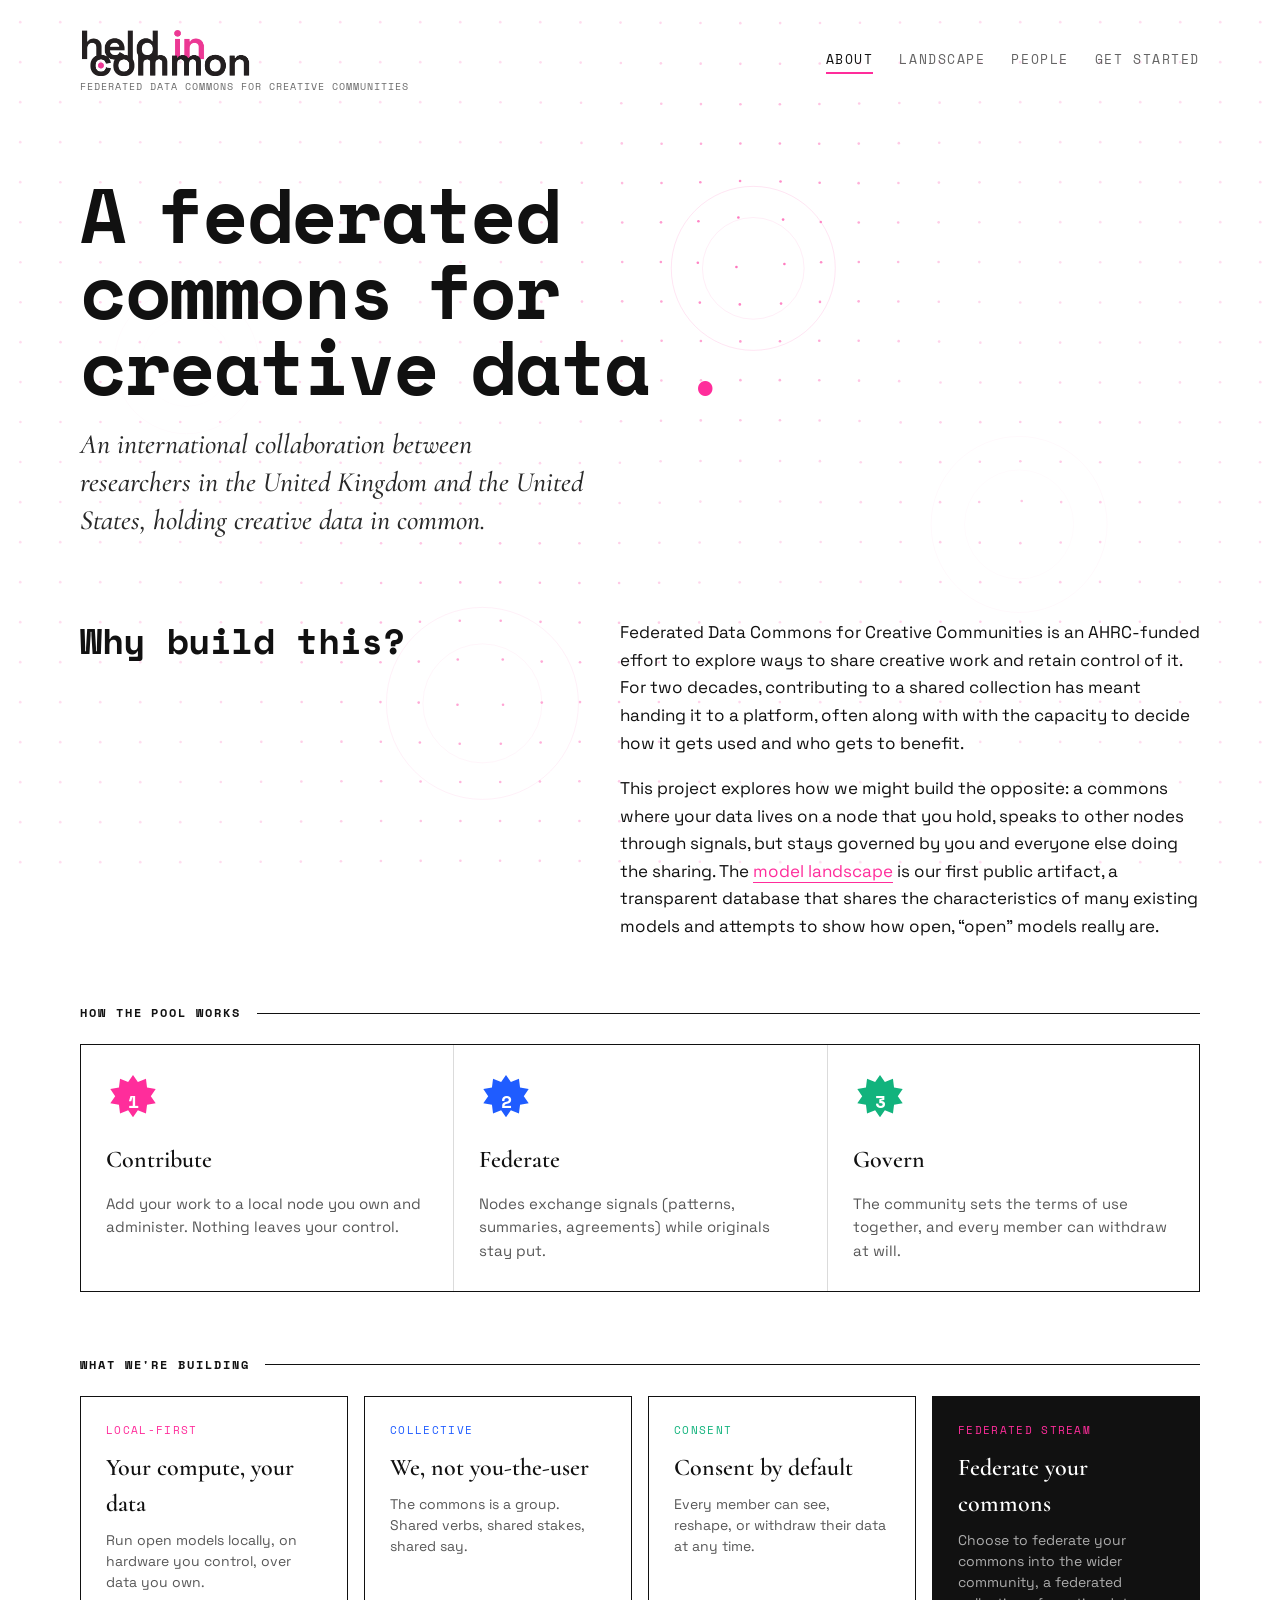
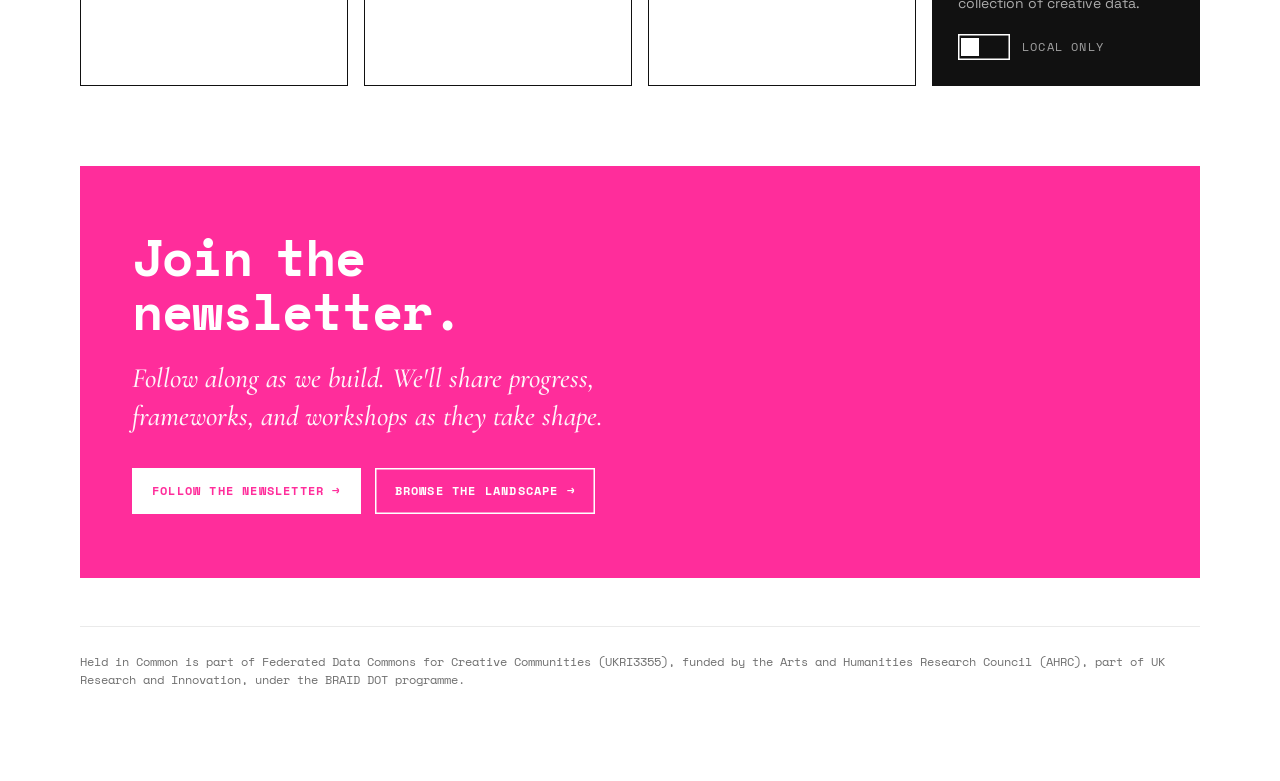
<file: index.html>
<!doctype html>
<html lang="en">
  <head>
    <meta charset="UTF-8" />
    <meta name="viewport" content="width=device-width, initial-scale=1.0" />
    <meta name="robots" content="noindex, nofollow" />
    <title>About · Held in Common</title>
    <link rel="preconnect" href="https://fonts.googleapis.com" />
    <link rel="preconnect" href="https://fonts.gstatic.com" crossorigin />
    <link
      href="https://fonts.googleapis.com/css2?family=Space+Mono:ital,wght@0,400;0,700;1,400&family=Space+Grotesk:wght@400;500;600;700&family=Cormorant:ital,wght@0,500;0,600;1,500&display=swap"
      rel="stylesheet"
    />
    <link rel="stylesheet" href="styles1.css" />
  </head>
  <body>
    <a class="skip-link" href="#content">Skip to content</a>
    <canvas id="bg-canvas" aria-hidden="true"></canvas>

    <div class="page">
      <nav class="site-nav">
        <div class="brand">
          <img
            class="wordmark-logo"
            src="images/logo.png"
            alt="Held in Common"
            width="377"
            height="100"
          />
          <span class="tagline">
            Federated Data Commons for Creative Communities
          </span>
        </div>
        <div class="nav-links">
          <a href="index.html" class="active">About</a>
          <a href="landscape.html">Landscape</a>
          <a href="people.html">People</a>
          <a href="/workshop">Get Started</a>
        </div>
      </nav>
      <div class="rule"></div>

      <header class="sub-hero" id="content" tabindex="-1">
        <h1 class="sub-h1">
          A federated commons for creative data
          <span class="dot">.</span>
        </h1>
        <p class="lead">
          An international collaboration between researchers in the United
          Kingdom and the United States, holding creative data in common.
        </p>
      </header>

      <section class="mission">
        <div class="mission-title">Why build this?</div>
        <div class="mission-body">
          <p>
            Federated Data Commons for Creative Communities is an AHRC-funded
            effort to explore ways to share creative work and retain control of
            it. For two decades, contributing to a shared collection has meant
            handing it to a platform, often along with with the capacity to
            decide how it gets used and who gets to benefit.
          </p>
          <p>
            This project explores how we might build the opposite: a commons
            where your data lives on a node that you hold, speaks to other nodes
            through signals, but stays governed by you and everyone else doing
            the sharing. The
            <a href="landscape.html">model landscape</a>
            is our first public artifact, a transparent database that shares the
            characteristics of many existing models and attempts to show how
            open, “open” models really are.
          </p>
        </div>
      </section>

      <div class="section-label">
        <span>How the pool works</span>
        <span class="rule-fill"></span>
      </div>
      <section class="steps">
        <div class="step">
          <svg width="54" height="54" viewBox="0 0 100 100" aria-hidden="true">
            <path
              fill="#ff2d9b"
              d="M50 2l9 13 15-6 2 16 16 3-9 13 9 13-16 3-2 16-15-6-9 13-9-13-15 6-2-16-16-3 9-13-9-13 16-3 2-16 15 6z"
            ></path>
            <text
              x="50"
              y="63"
              text-anchor="middle"
              font-family="Space Mono, monospace"
              font-weight="700"
              font-size="34"
              fill="#fff"
            >
              1
            </text>
          </svg>
          <div class="step-title">Contribute</div>
          <p>
            Add your work to a local node you own and administer. Nothing leaves
            your control.
          </p>
        </div>
        <div class="step">
          <svg width="54" height="54" viewBox="0 0 100 100" aria-hidden="true">
            <path
              fill="#1f5cff"
              d="M50 2l9 13 15-6 2 16 16 3-9 13 9 13-16 3-2 16-15-6-9 13-9-13-15 6-2-16-16-3 9-13-9-13 16-3 2-16 15 6z"
            ></path>
            <text
              x="50"
              y="63"
              text-anchor="middle"
              font-family="Space Mono, monospace"
              font-weight="700"
              font-size="34"
              fill="#fff"
            >
              2
            </text>
          </svg>
          <div class="step-title">Federate</div>
          <p>
            Nodes exchange signals (patterns, summaries, agreements) while
            originals stay put.
          </p>
        </div>
        <div class="step">
          <svg width="54" height="54" viewBox="0 0 100 100" aria-hidden="true">
            <path
              fill="#12b37d"
              d="M50 2l9 13 15-6 2 16 16 3-9 13 9 13-16 3-2 16-15-6-9 13-9-13-15 6-2-16-16-3 9-13-9-13 16-3 2-16 15 6z"
            ></path>
            <text
              x="50"
              y="63"
              text-anchor="middle"
              font-family="Space Mono, monospace"
              font-weight="700"
              font-size="34"
              fill="#fff"
            >
              3
            </text>
          </svg>
          <div class="step-title">Govern</div>
          <p>
            The community sets the terms of use together, and every member can
            withdraw at will.
          </p>
        </div>
      </section>

      <div class="section-label">
        <span>What we're building</span>
        <span class="rule-fill"></span>
      </div>
      <section class="principles">
        <div class="principle">
          <div class="tag" style="color: var(--pink)">Local-first</div>
          <div class="p-title">Your compute, your data</div>
          <p>
            Run open models locally, on hardware you control, over data you own.
          </p>
        </div>
        <div class="principle">
          <div class="tag" style="color: var(--blue)">Collective</div>
          <div class="p-title">We, not you-the-user</div>
          <p>
            The commons is a group. Shared verbs, shared stakes, shared say.
          </p>
        </div>
        <div class="principle">
          <div class="tag" style="color: var(--jade)">Consent</div>
          <div class="p-title">Consent by default</div>
          <p>
            Every member can see, reshape, or withdraw their data at any time.
          </p>
        </div>
        <div class="principle dark">
          <div class="tag" style="color: var(--pink)">Federated stream</div>
          <div class="p-title">Federate your commons</div>
          <p>
            Choose to federate your commons into the wider community, a
            federated collection of creative data.
          </p>
          <div
            class="fed-toggle"
            id="fed-toggle"
            role="switch"
            tabindex="0"
            aria-checked="false"
            aria-label="Federate your commons"
          >
            <span class="switch"><span class="knob"></span></span>
            <span class="switch-label">Local only</span>
          </div>
        </div>
      </section>

      <section class="cta">
        <h2>Join the newsletter.</h2>
        <p class="lead">
          Follow along as we build. We'll share progress, frameworks, and
          workshops as they take shape.
        </p>
        <div class="cta-actions">
          <a
            href="https://heldincommonblog.substack.com"
            class="btn-solid"
            target="_blank"
          >
            Follow the newsletter →
          </a>
          <a href="landscape.html" class="btn-outline">
            Browse the landscape →
          </a>
        </div>
      </section>

      <p class="sub-foot funding">Held in Common is part of <cite>Federated Data Commons for Creative Communities</cite> (UKRI3355), funded by the Arts and Humanities Research Council (AHRC), part of UK Research and Innovation, under the BRAID DOT programme.</p>
    </div>

    <script src="bg.js"></script>
    <script>
      var ft = document.getElementById("fed-toggle");
      if (ft) {
        var toggleFed = function () {
          var on = ft.classList.toggle("on");
          ft.setAttribute("aria-checked", String(on));
          ft.querySelector(".switch-label").textContent = on
            ? "Federating"
            : "Local only";
        };
        ft.addEventListener("click", toggleFed);
        ft.addEventListener("keydown", function (e) {
          if (e.key === "Enter" || e.key === " ") {
            e.preventDefault();
            toggleFed();
          }
        });
      }
    </script>
  </body>
</html>
</file>
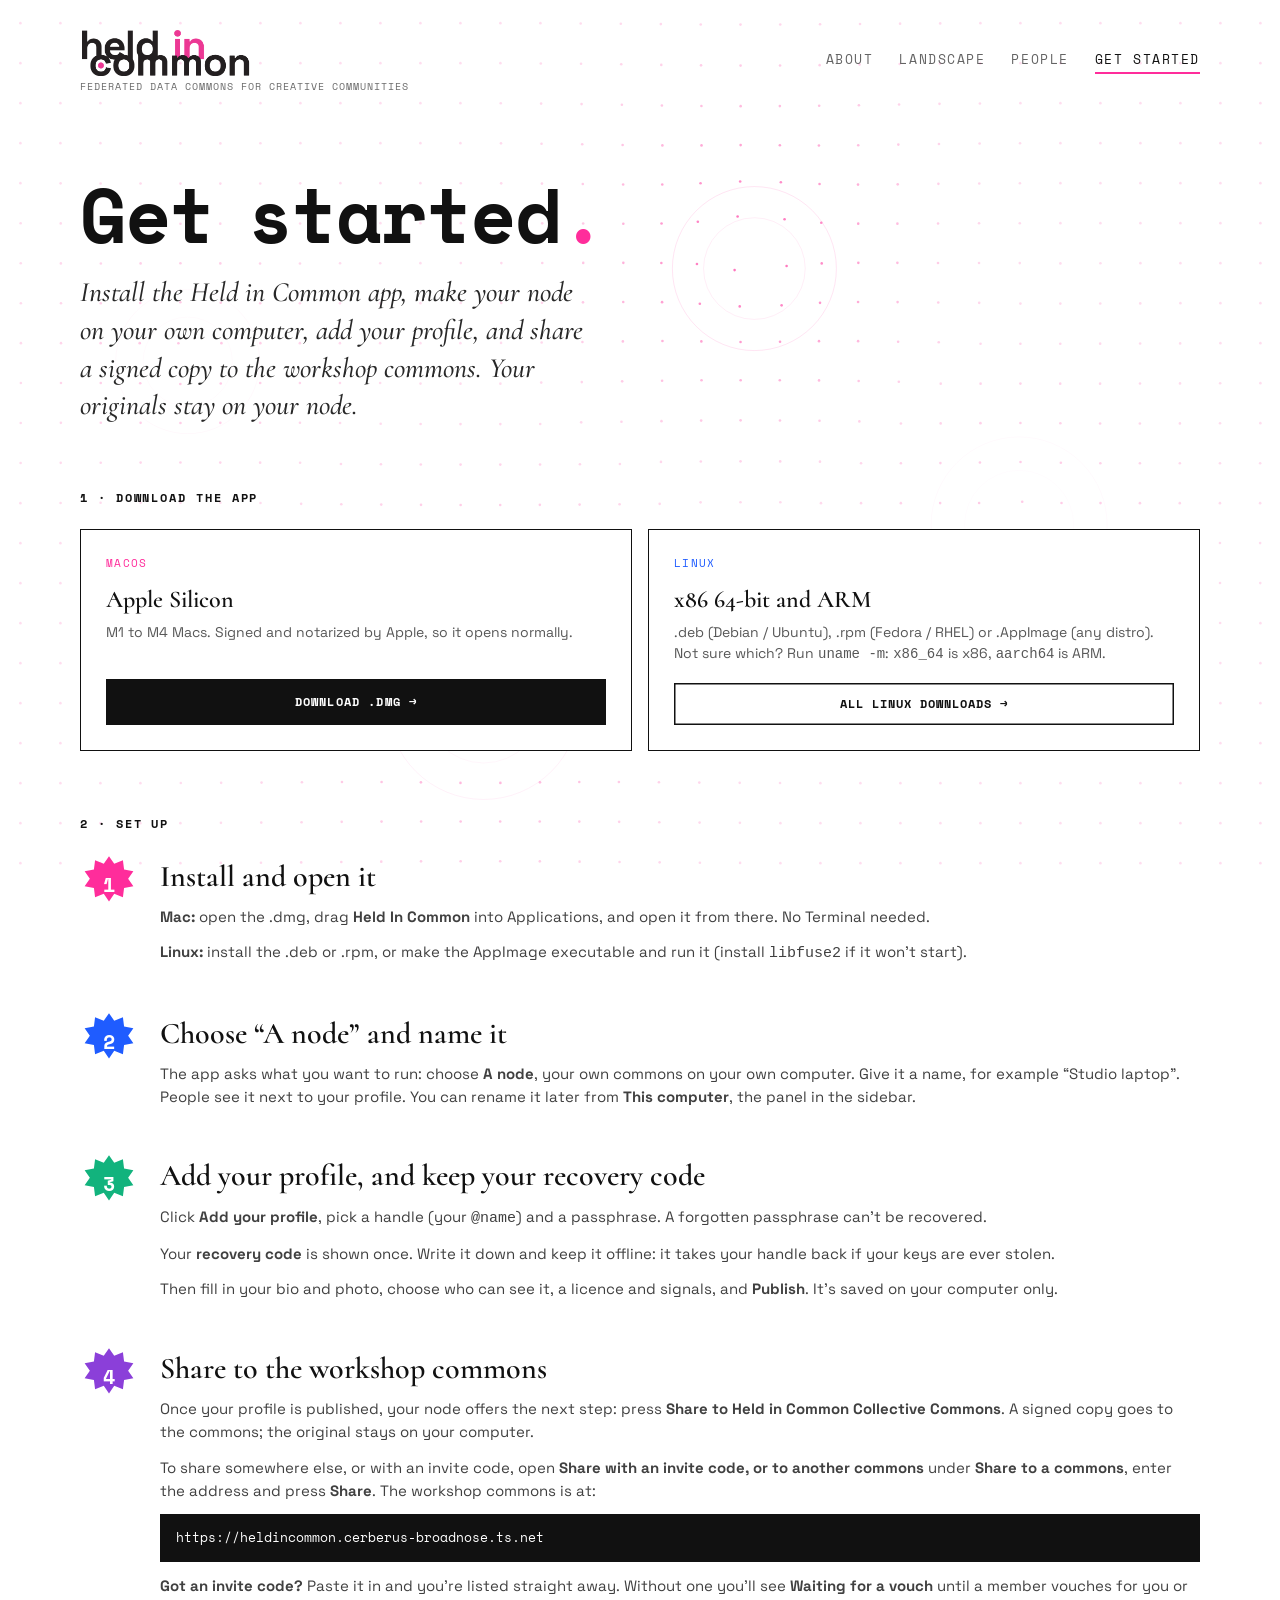
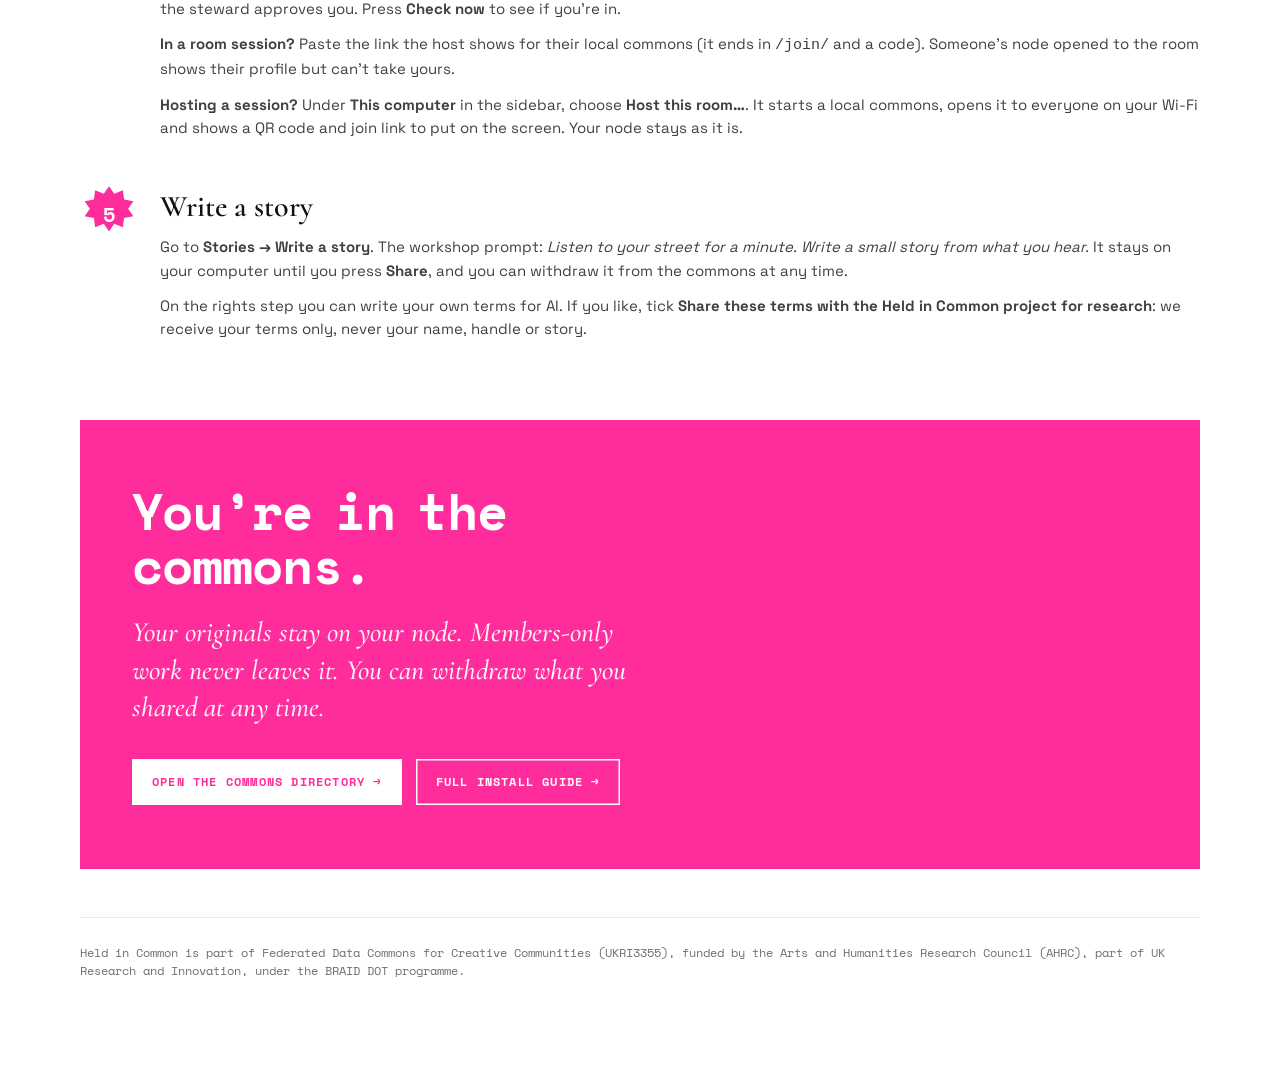
<file: workshop/index.html>
<!doctype html>
<html lang="en">
  <head>
    <meta charset="UTF-8" />
    <meta name="viewport" content="width=device-width, initial-scale=1.0" />
    <meta name="robots" content="noindex, nofollow" />
    <title>Get Started · Held in Common</title>
    <link rel="preconnect" href="https://fonts.googleapis.com" />
    <link rel="preconnect" href="https://fonts.gstatic.com" crossorigin />
    <link
      href="https://fonts.googleapis.com/css2?family=Space+Mono:ital,wght@0,400;0,700;1,400&family=Space+Grotesk:wght@400;500;600;700&family=Cormorant:ital,wght@0,500;0,600;1,500&display=swap"
      rel="stylesheet"
    />
    <link rel="stylesheet" href="../styles1.css" />
  </head>
  <body>
    <a class="skip-link" href="#content">Skip to content</a>
    <canvas id="bg-canvas" aria-hidden="true"></canvas>

    <div class="page">
      <nav class="site-nav">
        <div class="brand">
          <img
            class="wordmark-logo"
            src="../images/logo.png"
            alt="Held in Common"
            width="377"
            height="100"
          />
          <span class="tagline">
            Federated Data Commons for Creative Communities
          </span>
        </div>
        <div class="nav-links">
          <a href="../index.html">About</a>
          <a href="../landscape.html">Landscape</a>
          <a href="../people.html">People</a>
          <a href="/workshop" class="active">Get Started</a>
        </div>
      </nav>
      <div class="rule"></div>

      <header class="sub-hero" id="content" tabindex="-1">
        <h1 class="sub-h1">
          Get started<span class="dot">.</span>
        </h1>
        <p class="lead">
          Install the Held in Common app, make your node on your own computer,
          add your profile, and share a signed copy to the workshop commons.
          Your originals stay on your node.
        </p>
      </header>

      <div class="section-label">
        <span>1 &middot; Download the app</span>
      </div>
      <section class="dl-grid">
        <div class="dl">
          <div class="plat" style="color: var(--pink)">macOS</div>
          <div class="dl-title">Apple Silicon</div>
          <p class="dl-note">M1 to M4 Macs. Signed and notarized by Apple, so it opens normally.</p>
          <div class="dl-links">
            <a
              class="btn-ink"
              href="https://github.com/HeldInCommon/FederatedBios/releases/latest/download/Held-In-Common-macOS-AppleSilicon.dmg"
              >Download .dmg &rarr;</a
            >
          </div>
        </div>
        <div class="dl">
          <div class="plat" style="color: var(--blue)">Linux</div>
          <div class="dl-title">x86&nbsp;64-bit and ARM</div>
          <p class="dl-note">.deb (Debian / Ubuntu), .rpm (Fedora / RHEL) or .AppImage (any distro). Not sure which? Run <code>uname -m</code>: <code>x86_64</code> is x86, <code>aarch64</code> is ARM.</p>
          <div class="dl-links">
            <a class="btn-line" href="https://github.com/HeldInCommon/FederatedBios/releases/latest">All Linux downloads &rarr;</a>
          </div>
        </div>
      </section>

      <div class="section-label">
        <span>2 &middot; Set up</span>
      </div>
      <section class="setup">
        <div class="setup-step">
          <svg class="burst" viewBox="0 0 100 100" aria-hidden="true">
            <path fill="#ff2d9b" d="M50 2l9 13 15-6 2 16 16 3-9 13 9 13-16 3-2 16-15-6-9 13-9-13-15 6-2-16-16-3 9-13-9-13 16-3 2-16 15 6z"></path>
            <text x="50" y="63" text-anchor="middle" font-family="Space Mono, monospace" font-weight="700" font-size="34" fill="#fff">1</text>
          </svg>
          <div class="sbody">
            <div class="s-title">Install and open it</div>
            <p>
              <strong>Mac:</strong> open the .dmg, drag
              <strong>Held In Common</strong> into Applications, and open it from
              there. No Terminal needed.
            </p>
            <p>
              <strong>Linux:</strong> install the .deb or .rpm, or make the
              AppImage executable and run it (install <code>libfuse2</code> if
              it won&rsquo;t start).
            </p>
          </div>
        </div>
        <div class="setup-step">
          <svg class="burst" viewBox="0 0 100 100" aria-hidden="true">
            <path fill="#1f5cff" d="M50 2l9 13 15-6 2 16 16 3-9 13 9 13-16 3-2 16-15-6-9 13-9-13-15 6-2-16-16-3 9-13-9-13 16-3 2-16 15 6z"></path>
            <text x="50" y="63" text-anchor="middle" font-family="Space Mono, monospace" font-weight="700" font-size="34" fill="#fff">2</text>
          </svg>
          <div class="sbody">
            <div class="s-title">Choose &ldquo;A node&rdquo; and name it</div>
            <p>
              The app asks what you want to run: choose <strong>A node</strong>,
              your own commons on your own computer. Give it a name, for example
              &ldquo;Studio laptop&rdquo;. People see it next to your profile.
              You can rename it later from <strong>This computer</strong>, the
              panel in the sidebar.
            </p>
          </div>
        </div>
        <div class="setup-step">
          <svg class="burst" viewBox="0 0 100 100" aria-hidden="true">
            <path fill="#12b37d" d="M50 2l9 13 15-6 2 16 16 3-9 13 9 13-16 3-2 16-15-6-9 13-9-13-15 6-2-16-16-3 9-13-9-13 16-3 2-16 15 6z"></path>
            <text x="50" y="63" text-anchor="middle" font-family="Space Mono, monospace" font-weight="700" font-size="34" fill="#fff">3</text>
          </svg>
          <div class="sbody">
            <div class="s-title">Add your profile, and keep your recovery code</div>
            <p>
              Click <strong>Add your profile</strong>, pick a handle (your
              <code>@name</code>) and a passphrase. A forgotten passphrase
              can&rsquo;t be recovered.
            </p>
            <p>
              Your <strong>recovery code</strong> is shown once. Write it down
              and keep it offline: it takes your handle back if your keys are
              ever stolen.
            </p>
            <p>
              Then fill in your bio and photo, choose who can see it, a
              licence and signals, and <strong>Publish</strong>. It&rsquo;s saved on your
              computer only.
            </p>
          </div>
        </div>
        <div class="setup-step">
          <svg class="burst" viewBox="0 0 100 100" aria-hidden="true">
            <path fill="#8b3fd9" d="M50 2l9 13 15-6 2 16 16 3-9 13 9 13-16 3-2 16-15-6-9 13-9-13-15 6-2-16-16-3 9-13-9-13 16-3 2-16 15 6z"></path>
            <text x="50" y="63" text-anchor="middle" font-family="Space Mono, monospace" font-weight="700" font-size="34" fill="#fff">4</text>
          </svg>
          <div class="sbody">
            <div class="s-title">Share to the workshop commons</div>
            <p>
              Once your profile is published, your node offers the next step:
              press <strong>Share to Held in Common Collective Commons</strong>.
              A signed copy goes to the commons; the original stays on your
              computer.
            </p>
            <p>
              To share somewhere else, or with an invite code, open
              <strong>Share with an invite code, or to another commons</strong>
              under <strong>Share to a commons</strong>, enter the address and
              press <strong>Share</strong>. The workshop commons is at:
            </p>
            <div class="cmd">https://heldincommon.cerberus-broadnose.ts.net</div>
            <p>
              <strong>Got an invite code?</strong> Paste it in and you&rsquo;re
              listed straight away. Without one you&rsquo;ll see
              <strong>Waiting for a vouch</strong> until a member vouches for you
              or the steward approves you. Press <strong>Check now</strong> to
              see if you&rsquo;re in.
            </p>
            <p>
              <strong>In a room session?</strong> Paste the link the host shows
              for their local commons (it ends in <code>/join/</code> and a
              code). Someone&rsquo;s node opened to the room shows their
              profile but can&rsquo;t take yours.
            </p>
            <p>
              <strong>Hosting a session?</strong> Under <strong>This
              computer</strong> in the sidebar, choose <strong>Host this
              room&hellip;</strong>. It starts a local commons, opens it to
              everyone on your Wi-Fi and shows a QR code and join link to put
              on the screen. Your node stays as it is.
            </p>
          </div>
        </div>
        <div class="setup-step">
          <svg class="burst" viewBox="0 0 100 100" aria-hidden="true">
            <path fill="#ff2d9b" d="M50 2l9 13 15-6 2 16 16 3-9 13 9 13-16 3-2 16-15-6-9 13-9-13-15 6-2-16-16-3 9-13-9-13 16-3 2-16 15 6z"></path>
            <text x="50" y="63" text-anchor="middle" font-family="Space Mono, monospace" font-weight="700" font-size="34" fill="#fff">5</text>
          </svg>
          <div class="sbody">
            <div class="s-title">Write a story</div>
            <p>
              Go to <strong>Stories &rarr; Write a story</strong>. The workshop
              prompt: <em>Listen to your street for a minute. Write a small
              story from what you hear.</em> It stays on your computer until
              you press <strong>Share</strong>, and you can withdraw it from the
              commons at any time.
            </p>
            <p>
              On the rights step you can write your own terms for AI. If you
              like, tick <strong>Share these terms with the Held in Common
              project for research</strong>: we receive your terms only, never
              your name, handle or story.
            </p>
          </div>
        </div>
      </section>

      <section class="cta">
        <h2>You&rsquo;re in the commons.</h2>
        <p class="lead">
          Your originals stay on your node. Members-only work never leaves it.
          You can withdraw what you shared at any time.
        </p>
        <div class="cta-actions">
          <a
            href="https://heldincommon.cerberus-broadnose.ts.net"
            class="btn-solid"
            target="_blank"
            rel="noopener"
          >
            Open the commons directory &rarr;
          </a>
          <a href="https://github.com/HeldInCommon/FederatedBios/blob/main/docs/INSTALL.md" class="btn-outline">Full install guide &rarr;</a>
        </div>
      </section>

      <p class="sub-foot funding">Held in Common is part of <cite>Federated Data Commons for Creative Communities</cite> (UKRI3355), funded by the Arts and Humanities Research Council (AHRC), part of UK Research and Innovation, under the BRAID DOT programme.</p>
    </div>

    <script src="../bg.js"></script>
  </body>
</html>
</file>
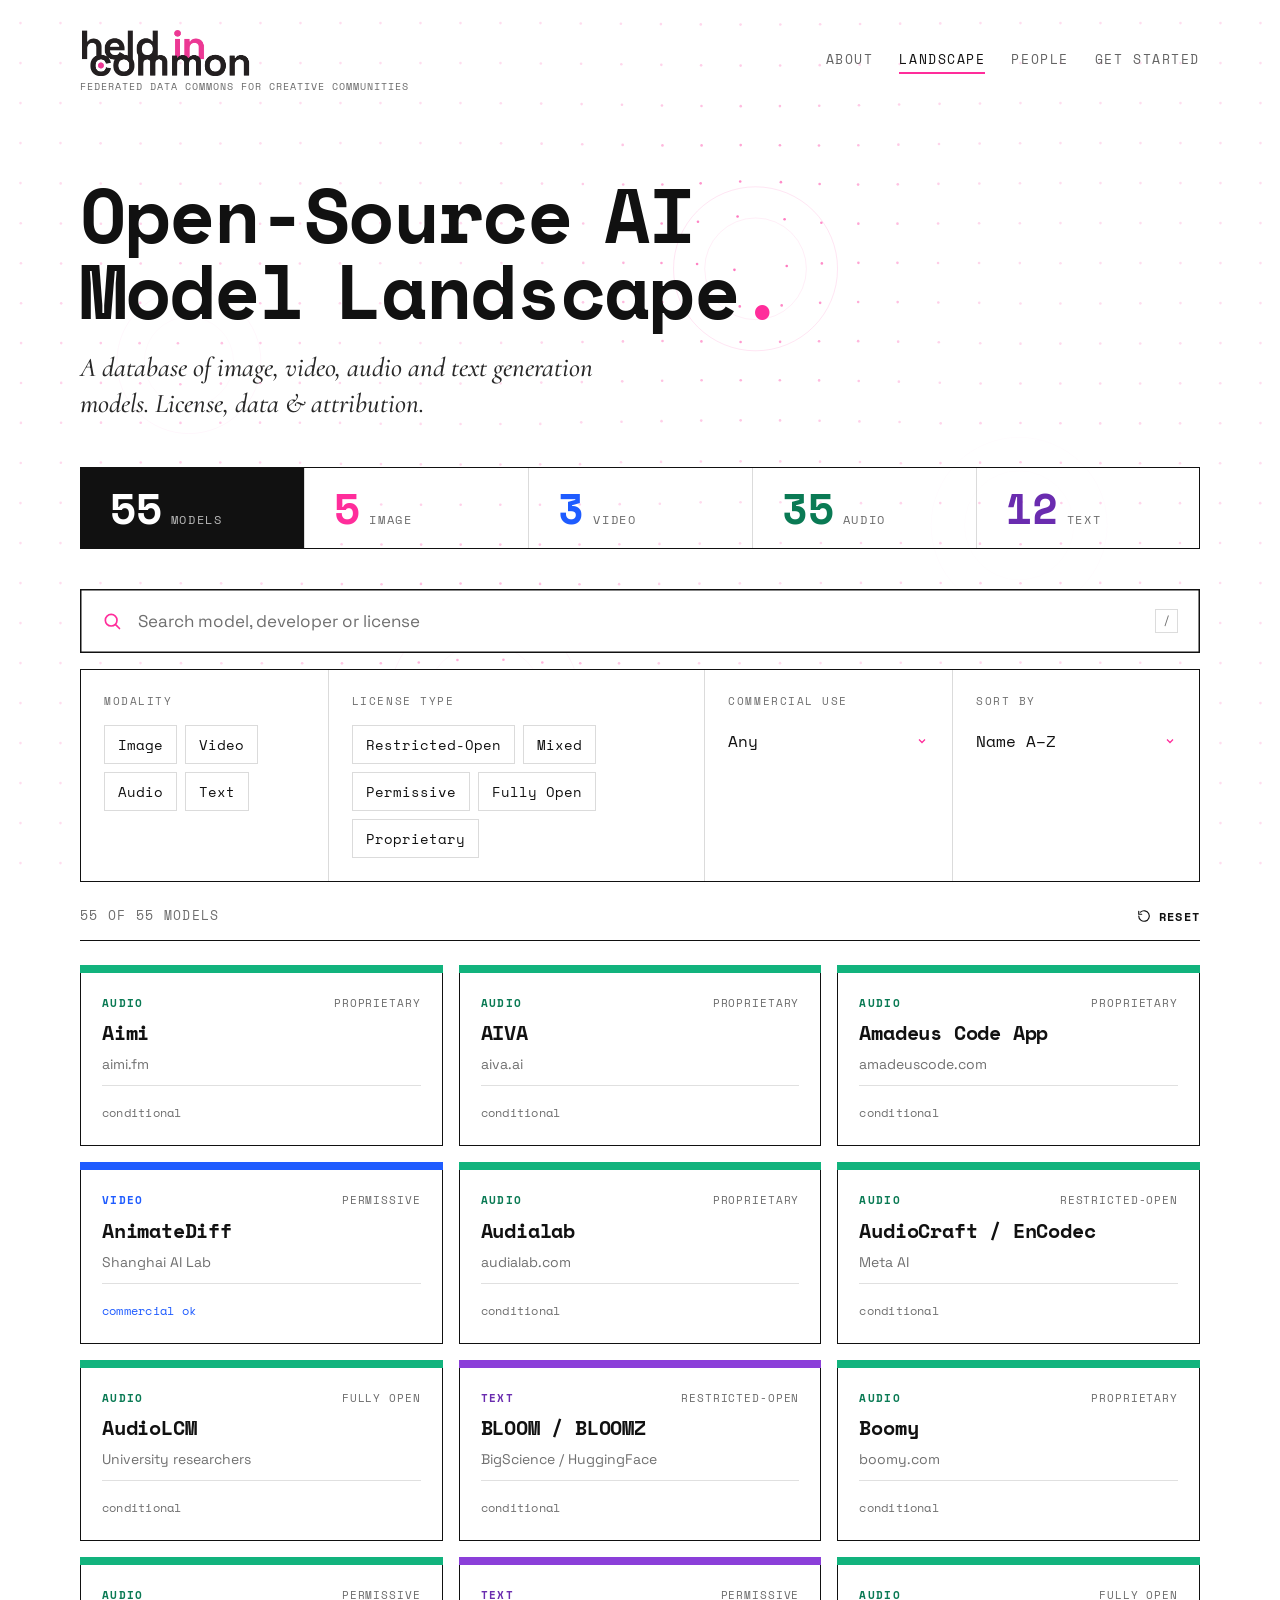
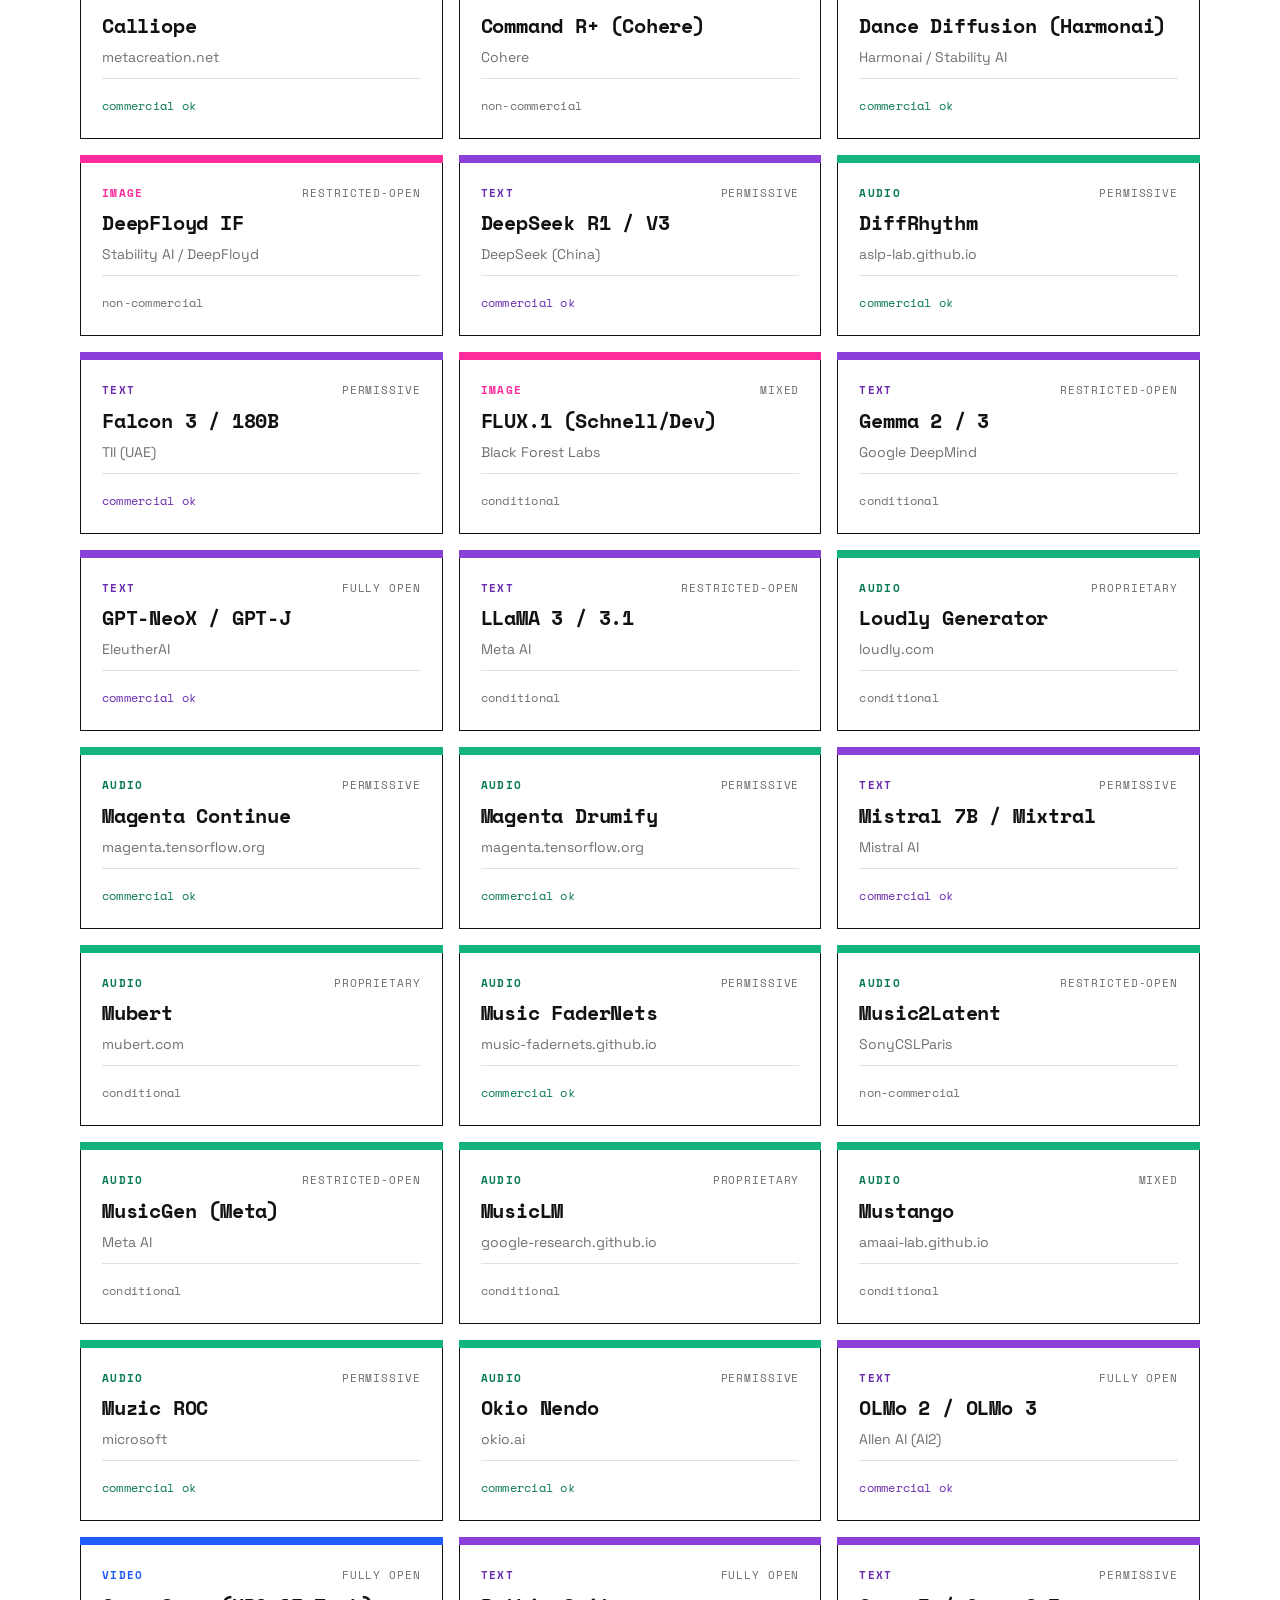
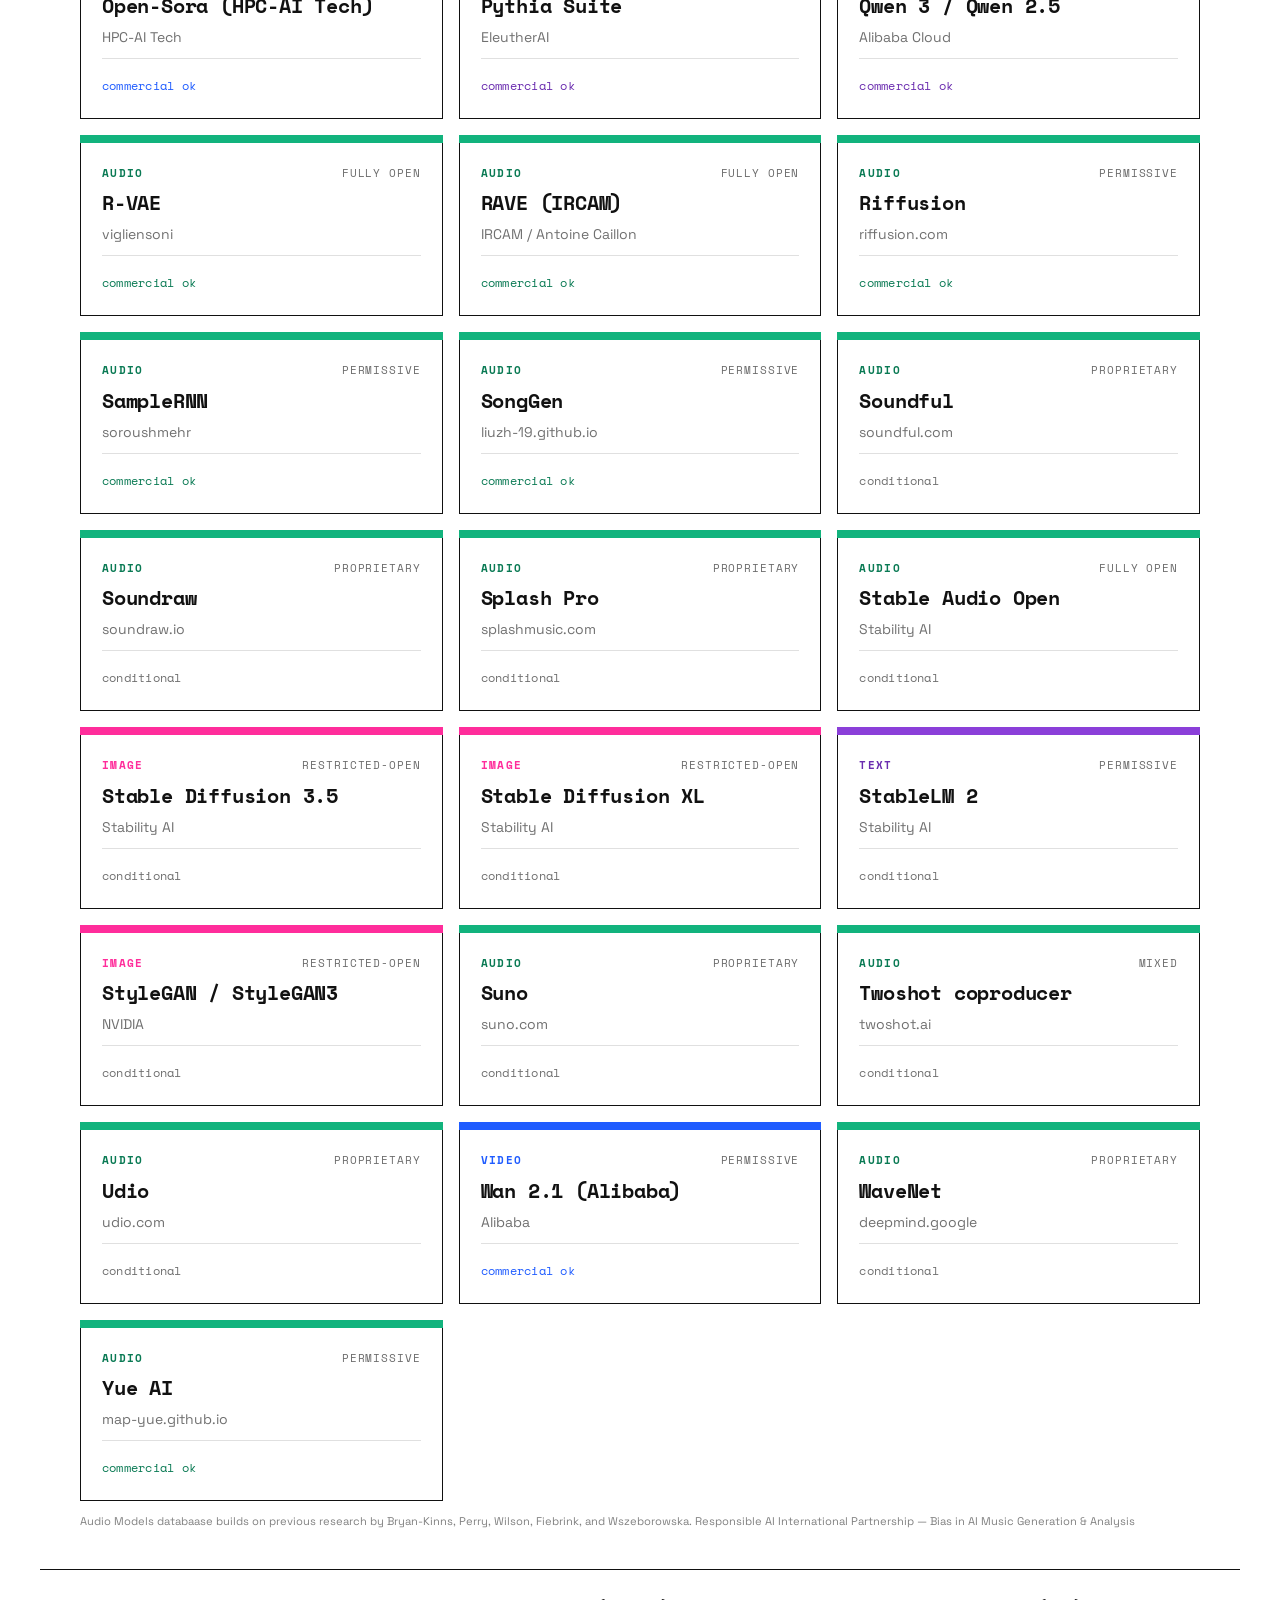
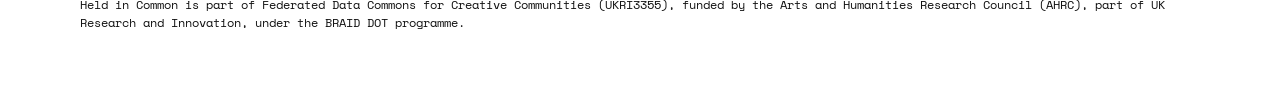
<file: landscape.html>
<!doctype html>
<html lang="en">
  <head>
    <meta charset="UTF-8" />
    <meta name="viewport" content="width=device-width, initial-scale=1.0" />
    <meta name="robots" content="noindex, nofollow" />
    <title>Open-Source AI Model Landscape · Held in Common</title>
    <link rel="preconnect" href="https://fonts.googleapis.com" />
    <link rel="preconnect" href="https://fonts.gstatic.com" crossorigin />
    <link
      href="https://fonts.googleapis.com/css2?family=Space+Mono:ital,wght@0,400;0,700;1,400&family=Space+Grotesk:wght@400;500;600;700&family=Cormorant:ital,wght@0,500;0,600;1,500&display=swap"
      rel="stylesheet"
    />
    <link rel="stylesheet" href="styles1.css" />
  </head>
  <body>
    <a class="skip-link" href="#content">Skip to models</a>
    <canvas id="bg-canvas" aria-hidden="true"></canvas>

    <div class="page">
      <nav class="site-nav">
        <div class="brand">
          <img class="wordmark-logo" src="images/logo.png" alt="Held in Common" width="377" height="100" />
          <span class="tagline">Federated Data Commons for Creative Communities</span>
        </div>
        <div class="nav-links">
          <a href="index.html">About</a>
          <a href="landscape.html" class="active">Landscape</a>
          <a href="people.html">People</a>
          <a href="/workshop">Get Started</a>
        </div>
      </nav>
      <div class="rule"></div>

      <header id="content" tabindex="-1">
        <h1>Open-Source AI Model Landscape<span class="dot">.</span></h1>
        <p class="subtitle">
          A database of image, video, audio and text generation models. License,
          data &amp; attribution.
        </p>
        <div class="stat-strip" id="stat-strip" role="group" aria-label="Model totals and modality filter"></div>
      </header>

      <main>
        <div class="search-bar">
          <svg
            class="search-icon"
            viewBox="0 0 24 24"
            width="20"
            height="20"
            aria-hidden="true"
          >
            <circle cx="11" cy="11" r="7" fill="none" stroke="currentColor" stroke-width="2" />
            <line x1="21" y1="21" x2="16.65" y2="16.65" stroke="currentColor" stroke-width="2" stroke-linecap="round" />
          </svg>
          <input type="text" id="search" placeholder="Search model, developer or license" aria-label="Search models" />
          <kbd class="search-kbd">/</kbd>
        </div>

        <section class="filter-panel">
          <div class="filter-col">
            <span class="filter-label" id="label-modality">Modality</span>
            <div class="chip-row" id="modality-filters" role="group" aria-labelledby="label-modality"></div>
          </div>
          <div class="filter-col col-license">
            <span class="filter-label" id="label-license">License Type</span>
            <div class="chip-row" id="license-filters" role="group" aria-labelledby="label-license"></div>
          </div>
          <div class="filter-col">
            <span class="filter-label" id="label-commercial">Commercial Use</span>
            <select id="commercial-filter" aria-labelledby="label-commercial">
              <option value="">Any</option>
              <option value="full">Full</option>
              <option value="partial">Partial / Conditional</option>
              <option value="no">No</option>
            </select>
          </div>
          <div class="filter-col">
            <span class="filter-label" id="label-sort">Sort by</span>
            <select id="sort-by" aria-labelledby="label-sort">
              <option value="name">Name A–Z</option>
              <option value="year-desc">Year (newest)</option>
              <option value="year-asc">Year (oldest)</option>
              <option value="modality">Modality</option>
            </select>
          </div>
        </section>

        <div class="result-bar">
          <p class="result-count" id="result-count"></p>
          <button id="reset-filters">
            <svg viewBox="0 0 24 24" width="14" height="14" aria-hidden="true">
              <path fill="none" stroke="currentColor" stroke-width="2" stroke-linecap="round" d="M3 12a9 9 0 1 0 3-6.7M3 4v5h5" />
            </svg>
            Reset
          </button>
        </div>

        <section id="card-grid" class="card-grid"></section>

        <div class="no-results" id="no-results" hidden>
          <p class="no-results-emoji">🔍</p>
          <p>No models match your filters.</p>
        </div>
      </main>
    </div>
    <div class="credits"> <p>Audio Models databaase builds on previous research by Bryan-Kinns, Perry, Wilson, Fiebrink, and Wszeborowska. Responsible AI International Partnership — Bias in AI Music Generation & Analysis</div>
    <div class="modal-overlay" id="modal-overlay" hidden>
      <div class="modal" id="modal-content"></div>
    </div>

    <footer>
      <p class="funder funding">Held in Common is part of <cite>Federated Data Commons for Creative Communities</cite> (UKRI3355), funded by the Arts and Humanities Research Council (AHRC), part of UK Research and Innovation, under the BRAID DOT programme.</p>
    </footer>

    <script src="data.js"></script>
    <script src="script.js"></script>
    <script src="bg.js"></script>
  </body>
</html>
</file>
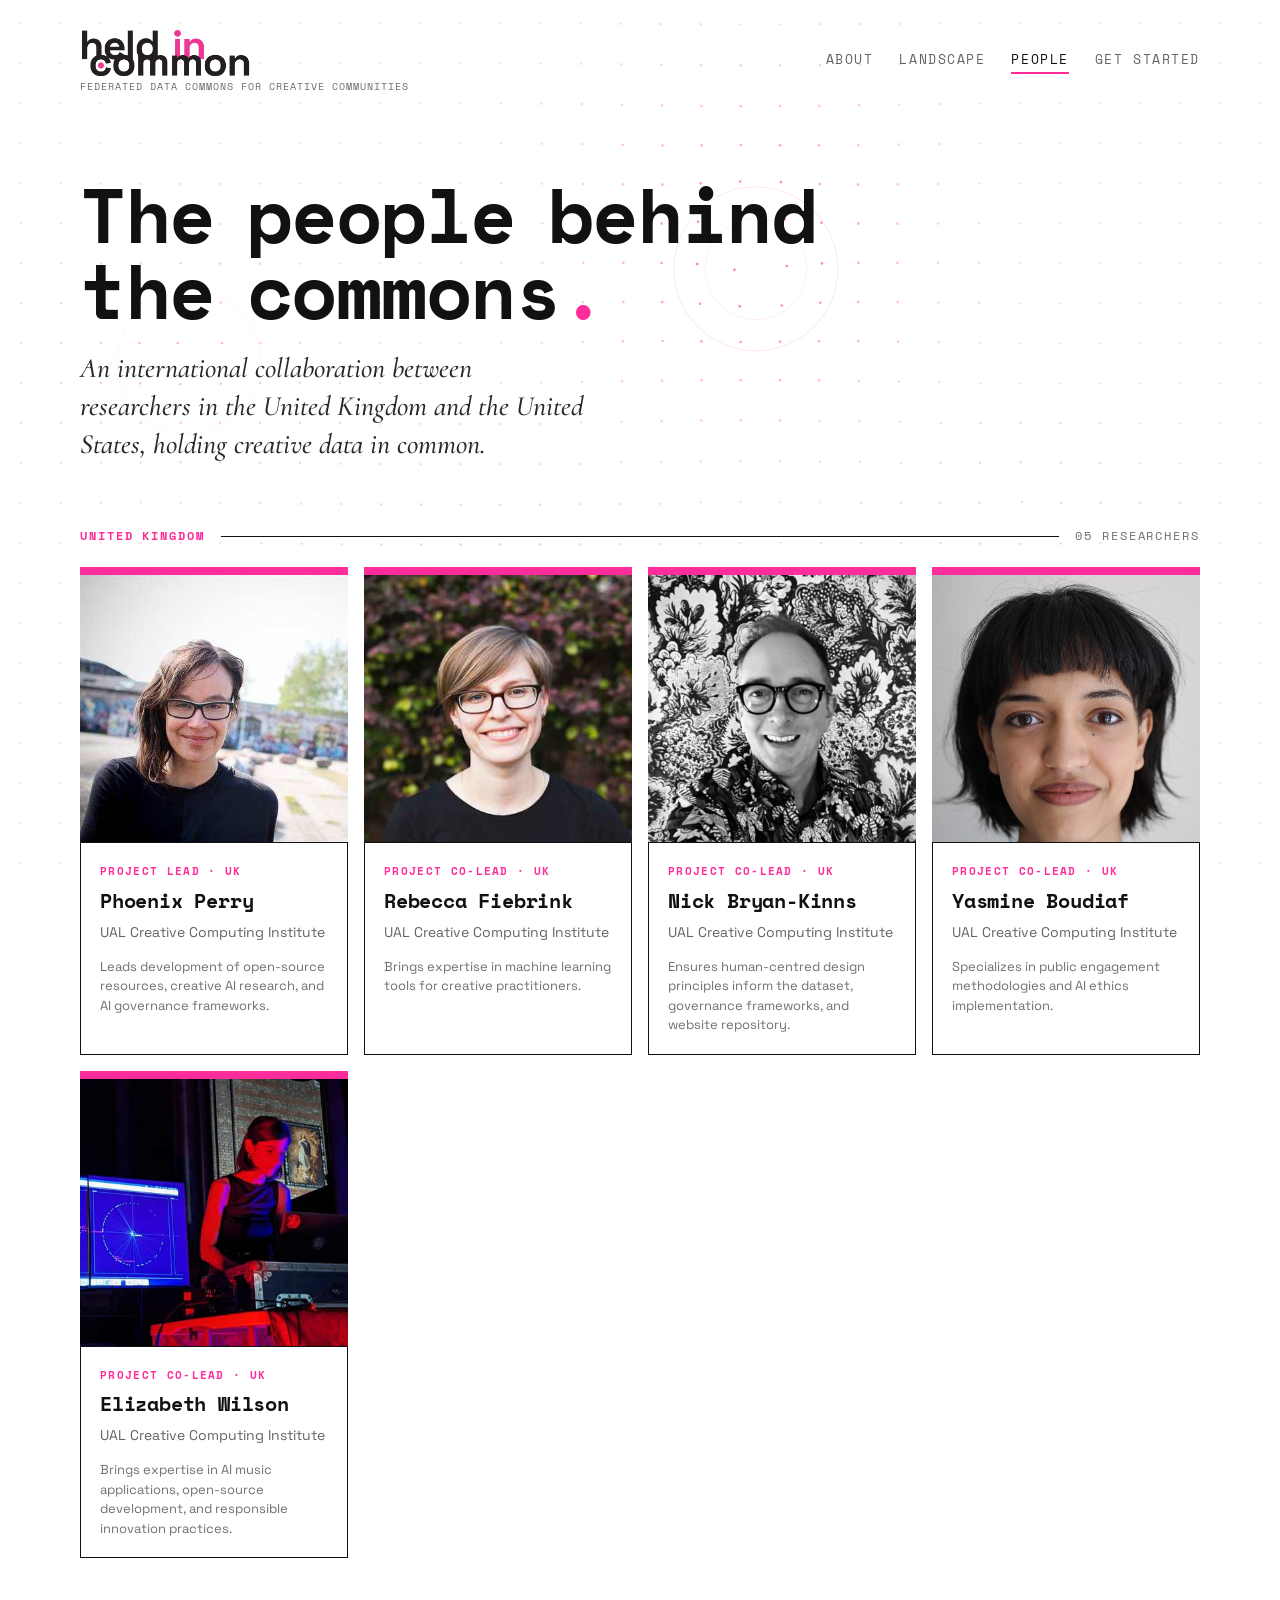
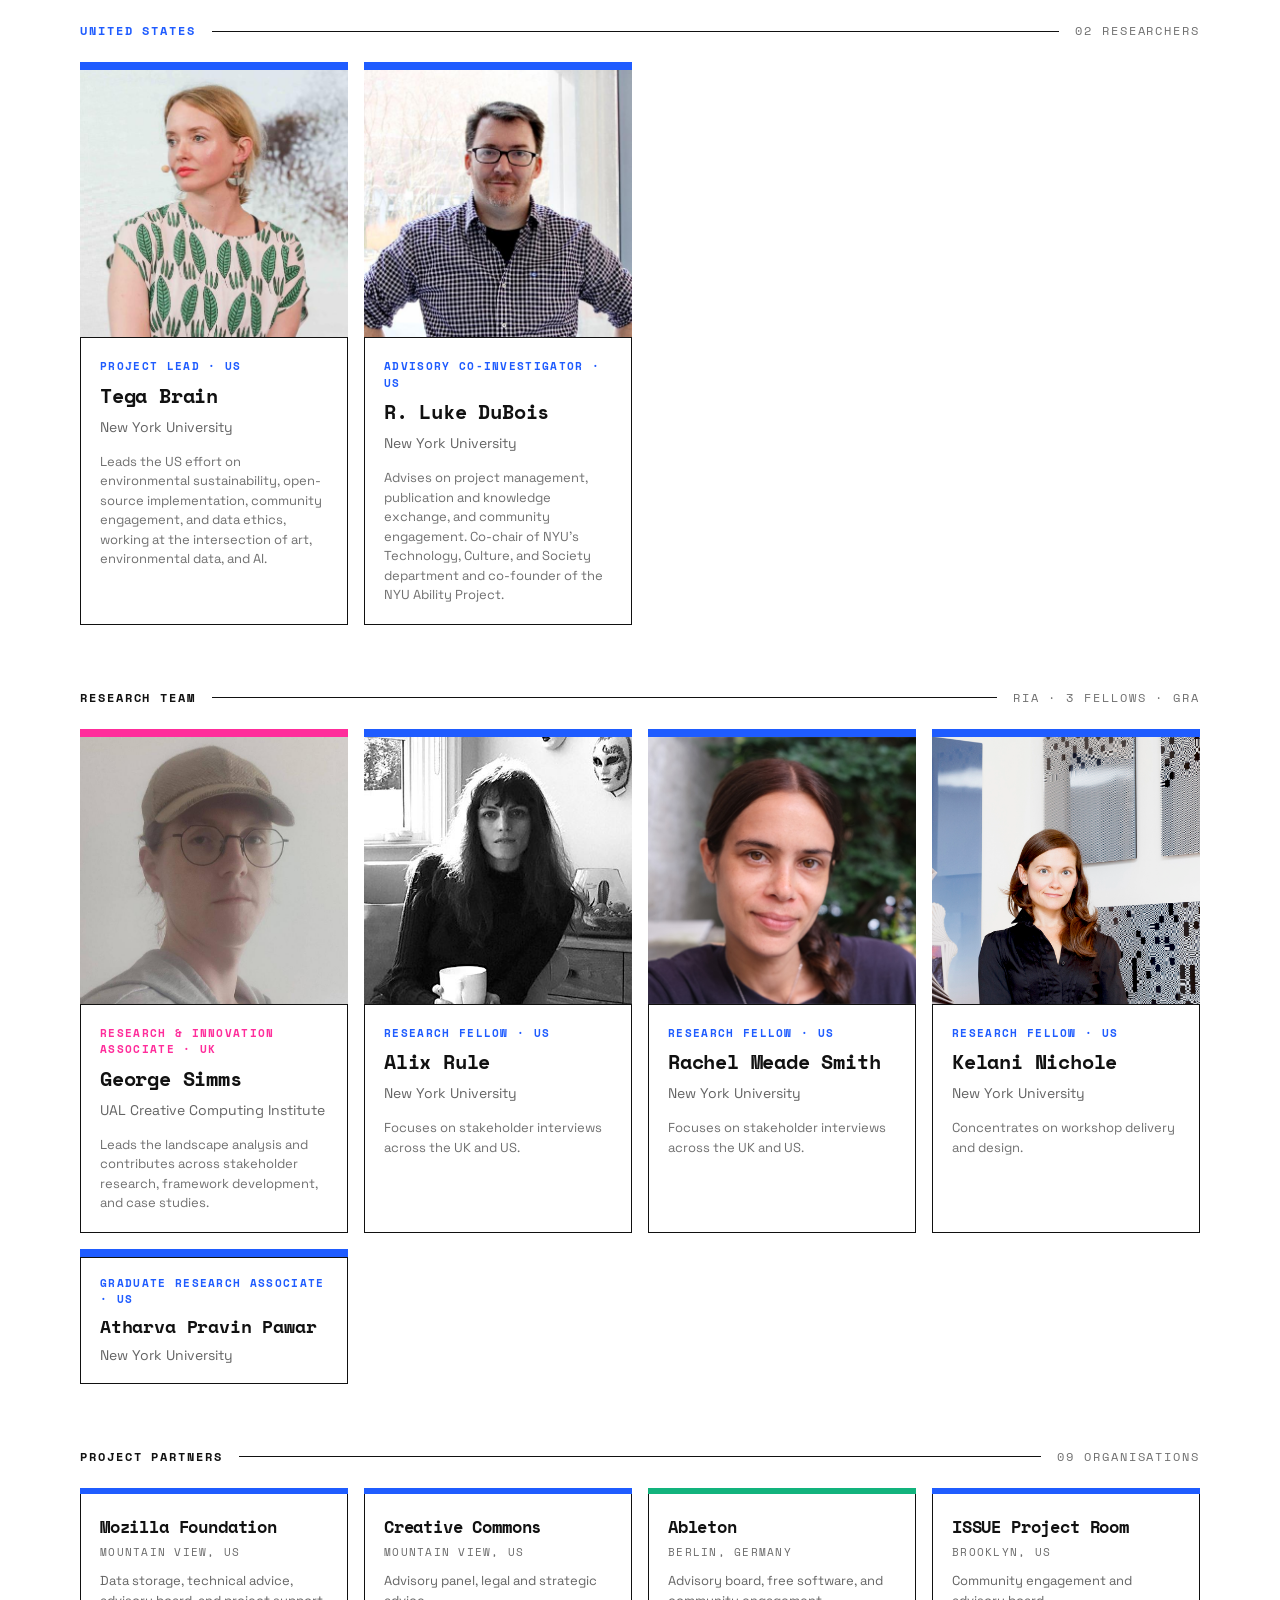
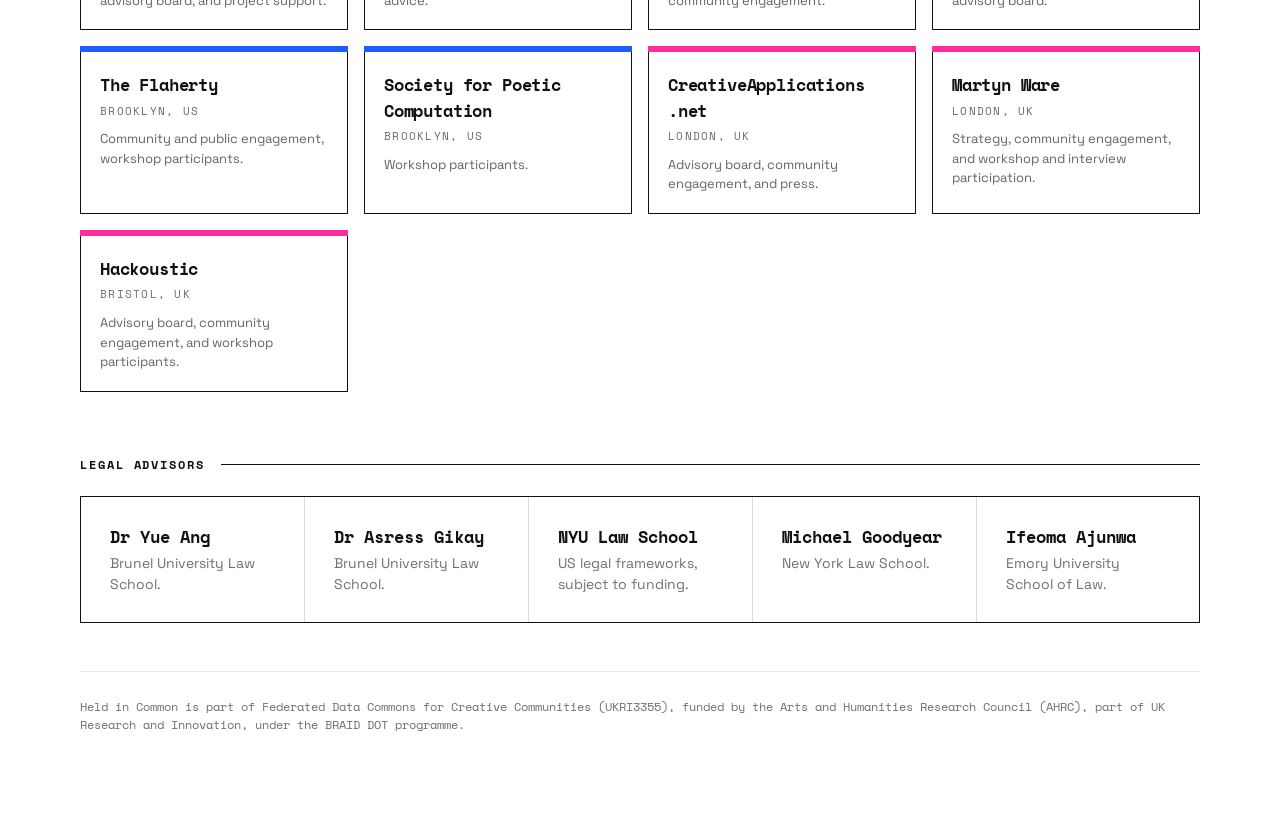
<file: people.html>
<!doctype html>
<html lang="en">
  <head>
    <meta charset="UTF-8" />
    <meta name="viewport" content="width=device-width, initial-scale=1.0" />
    <meta name="robots" content="noindex, nofollow" />
    <title>People · Held in Common</title>
    <link rel="preconnect" href="https://fonts.googleapis.com" />
    <link rel="preconnect" href="https://fonts.gstatic.com" crossorigin />
    <link
      href="https://fonts.googleapis.com/css2?family=Space+Mono:ital,wght@0,400;0,700;1,400&family=Space+Grotesk:wght@400;500;600;700&family=Cormorant:ital,wght@0,500;0,600;1,500&display=swap"
      rel="stylesheet"
    />
    <link rel="stylesheet" href="styles1.css" />
  </head>
  <body>
    <a class="skip-link" href="#content">Skip to content</a>
    <canvas id="bg-canvas" aria-hidden="true"></canvas>

    <div class="page">
      <nav class="site-nav">
        <div class="brand">
          <img class="wordmark-logo" src="images/logo.png" alt="Held in Common" width="377" height="100" />
          <span class="tagline">Federated Data Commons for Creative Communities</span>
        </div>
        <div class="nav-links">
          <a href="index.html">About</a>
          <a href="landscape.html">Landscape</a>
          <a href="people.html" class="active">People</a>
          <a href="/workshop">Get Started</a>
        </div>
      </nav>
      <div class="rule"></div>

      <header class="sub-hero" id="content" tabindex="-1">
        <h1 class="sub-h1">The people behind the commons<span class="dot">.</span></h1>
        <p class="lead">
          An international collaboration between researchers in the United
          Kingdom and the United States, holding creative data in common.
        </p>
      </header>

      <div class="section-label uk"><span>United Kingdom</span><span class="rule-fill"></span><span class="count">05 researchers</span></div>
      <section class="people-grid">
        <div class="person uk">
          <div class="bar"></div>
          <div class="person-photo"><img src="images/people/phoenix-perry.jpg" alt="Phoenix Perry" loading="lazy" /></div>
          <div class="person-info">
            <div class="person-role">Project Lead · UK</div>
            <div class="person-name"><a href="https://researchers.arts.ac.uk/1424-phoenix-perry" target="_blank" rel="noopener">Phoenix Perry</a></div>
            <div class="person-aff">UAL Creative Computing Institute</div>
            <p class="person-bio">Leads development of open-source resources, creative AI research, and AI governance frameworks.</p>
          </div>
        </div>
        <div class="person uk">
          <div class="bar"></div>
          <div class="person-photo"><img src="images/people/rebecca-fiebrink.jpg" alt="Rebecca Fiebrink" loading="lazy" /></div>
          <div class="person-info">
            <div class="person-role">Project Co-lead · UK</div>
            <div class="person-name"><a href="https://researchers.arts.ac.uk/1594-rebecca-fiebrink" target="_blank" rel="noopener">Rebecca Fiebrink</a></div>
            <div class="person-aff">UAL Creative Computing Institute</div>
            <p class="person-bio">Brings expertise in machine learning tools for creative practitioners.</p>
          </div>
        </div>
        <div class="person uk">
          <div class="bar"></div>
          <div class="person-photo"><img src="images/people/nick-bryan-kinns.jpg" alt="Nick Bryan-Kinns" loading="lazy" /></div>
          <div class="person-info">
            <div class="person-role">Project Co-lead · UK</div>
            <div class="person-name"><a href="https://researchers.arts.ac.uk/2993-nick-bryan-kinns" target="_blank" rel="noopener">Nick Bryan-Kinns</a></div>
            <div class="person-aff">UAL Creative Computing Institute</div>
            <p class="person-bio">Ensures human-centred design principles inform the dataset, governance frameworks, and website repository.</p>
          </div>
        </div>
        <div class="person uk">
          <div class="bar"></div>
          <div class="person-photo"><img src="images/people/yasmine-boudiaf.jpg" alt="Yasmine Boudiaf" loading="lazy" /></div>
          <div class="person-info">
            <div class="person-role">Project Co-lead · UK</div>
            <div class="person-name"><a href="https://researchers.arts.ac.uk/3296-yasmine-boudiaf" target="_blank" rel="noopener">Yasmine Boudiaf</a></div>
            <div class="person-aff">UAL Creative Computing Institute</div>
            <p class="person-bio">Specializes in public engagement methodologies and AI ethics implementation.</p>
          </div>
        </div>
        <div class="person uk">
          <div class="bar"></div>
          <div class="person-photo"><img src="images/people/elizabeth-wilson.jpg" alt="Elizabeth Wilson" loading="lazy" /></div>
          <div class="person-info">
            <div class="person-role">Project Co-lead · UK</div>
            <div class="person-name"><a href="https://researchers.arts.ac.uk/2067-elizabeth-wilson" target="_blank" rel="noopener">Elizabeth Wilson</a></div>
            <div class="person-aff">UAL Creative Computing Institute</div>
            <p class="person-bio">Brings expertise in AI music applications, open-source development, and responsible innovation practices.</p>
          </div>
        </div>
      </section>

      <div class="section-label us"><span>United States</span><span class="rule-fill"></span><span class="count">02 researchers</span></div>
      <section class="people-grid">
        <div class="person us">
          <div class="bar"></div>
          <div class="person-photo"><img src="images/people/tega-brain.jpg" alt="Tega Brain" loading="lazy" /></div>
          <div class="person-info">
            <div class="person-role">Project Lead · US</div>
            <div class="person-name"><a href="https://engineering.nyu.edu/faculty/tega-brain" target="_blank" rel="noopener">Tega Brain</a></div>
            <div class="person-aff">New York University</div>
            <p class="person-bio">Leads the US effort on environmental sustainability, open-source implementation, community engagement, and data ethics, working at the intersection of art, environmental data, and AI.</p>
          </div>
        </div>
        <div class="person us">
          <div class="bar"></div>
          <div class="person-photo"><img src="images/people/luke-dubois.jpg" alt="R. Luke DuBois" loading="lazy" /></div>
          <div class="person-info">
            <div class="person-role">Advisory Co-Investigator · US</div>
            <div class="person-name"><a href="https://engineering.nyu.edu/faculty/r-luke-dubois" target="_blank" rel="noopener">R. Luke DuBois</a></div>
            <div class="person-aff">New York University</div>
            <p class="person-bio">Advises on project management, publication and knowledge exchange, and community engagement. Co-chair of NYU's Technology, Culture, and Society department and co-founder of the NYU Ability Project.</p>
          </div>
        </div>
      </section>

      <div class="section-label"><span>Research team</span><span class="rule-fill"></span><span class="count">RIA · 3 fellows · GRA</span></div>
      <section class="people-grid">
        <div class="person uk">
          <div class="bar"></div>
          <div class="person-photo"><img src="images/people/george-simms.jpg" alt="George Simms" loading="lazy" /></div>
          <div class="person-info">
            <div class="person-role">Research &amp; Innovation Associate · UK</div>
            <div class="person-name"><a href="https://www.plymouth.ac.uk/staff/george-simms" target="_blank" rel="noopener">George Simms</a></div>
            <div class="person-aff">UAL Creative Computing Institute</div>
            <p class="person-bio">Leads the landscape analysis and contributes across stakeholder research, framework development, and case studies.</p>
          </div>
        </div>
        <div class="person us">
          <div class="bar"></div>
          <div class="person-photo"><img src="images/people/alix-rule.jpg" alt="Alix Rule" loading="lazy" /></div>
          <div class="person-info">
            <div class="person-role">Research Fellow · US</div>
            <div class="person-name"><a href="https://berggruen.org/people/alix-rule" target="_blank" rel="noopener">Alix Rule</a></div>
            <div class="person-aff">New York University</div>
            <p class="person-bio">Focuses on stakeholder interviews across the UK and US.</p>
          </div>
        </div>
        <div class="person us">
          <div class="bar"></div>
          <div class="person-photo"><img src="images/people/rachel-meade-smith.jpg" alt="Rachel Meade Smith" loading="lazy" /></div>
          <div class="person-info">
            <div class="person-role">Research Fellow · US</div>
            <div class="person-name"><a href="https://www.rachelmeadesmith.com/" target="_blank" rel="noopener">Rachel Meade Smith</a></div>
            <div class="person-aff">New York University</div>
            <p class="person-bio">Focuses on stakeholder interviews across the UK and US.</p>
          </div>
        </div>
        <div class="person us">
          <div class="bar"></div>
          <div class="person-photo"><img src="images/people/kelani-nichole.jpg" alt="Kelani Nichole" loading="lazy" /></div>
          <div class="person-info">
            <div class="person-role">Research Fellow · US</div>
            <div class="person-name"><a href="https://kelaninichole.com/" target="_blank" rel="noopener">Kelani Nichole</a></div>
            <div class="person-aff">New York University</div>
            <p class="person-bio">Concentrates on workshop delivery and design.</p>
          </div>
        </div>
        <div class="person-chip us">
          <span class="chip-role">Graduate Research Associate · US</span>
          <a class="chip-name" href="https://www.linkedin.com/in/atharva-pawar-048a1422a" target="_blank" rel="noopener">Atharva Pravin Pawar</a>
          <span class="chip-aff">New York University</span>
        </div>
      </section>

      <div class="section-label"><span>Project partners</span><span class="rule-fill"></span><span class="count">09 organisations</span></div>
      <section class="partners-grid">
        <div class="partner us"><div class="bar"></div><div class="partner-info"><div class="partner-name">Mozilla Foundation</div><div class="partner-loc">Mountain View, US</div><div class="partner-desc">Data storage, technical advice, advisory board, and project support.</div></div></div>
        <div class="partner us"><div class="bar"></div><div class="partner-info"><div class="partner-name">Creative Commons</div><div class="partner-loc">Mountain View, US</div><div class="partner-desc">Advisory panel, legal and strategic advice.</div></div></div>
        <div class="partner de"><div class="bar"></div><div class="partner-info"><div class="partner-name">Ableton</div><div class="partner-loc">Berlin, Germany</div><div class="partner-desc">Advisory board, free software, and community engagement.</div></div></div>
        <div class="partner us"><div class="bar"></div><div class="partner-info"><div class="partner-name">ISSUE Project Room</div><div class="partner-loc">Brooklyn, US</div><div class="partner-desc">Community engagement and advisory board.</div></div></div>
        <div class="partner us"><div class="bar"></div><div class="partner-info"><div class="partner-name">The Flaherty</div><div class="partner-loc">Brooklyn, US</div><div class="partner-desc">Community and public engagement, workshop participants.</div></div></div>
        <div class="partner us"><div class="bar"></div><div class="partner-info"><div class="partner-name">Society for Poetic Computation</div><div class="partner-loc">Brooklyn, US</div><div class="partner-desc">Workshop participants.</div></div></div>
        <div class="partner uk"><div class="bar"></div><div class="partner-info"><div class="partner-name" style="overflow-wrap: normal;">CreativeApplications<wbr />.net</div><div class="partner-loc">London, UK</div><div class="partner-desc">Advisory board, community engagement, and press.</div></div></div>
        <div class="partner uk"><div class="bar"></div><div class="partner-info"><div class="partner-name">Martyn Ware</div><div class="partner-loc">London, UK</div><div class="partner-desc">Strategy, community engagement, and workshop and interview participation.</div></div></div>
        <div class="partner uk"><div class="bar"></div><div class="partner-info"><div class="partner-name">Hackoustic</div><div class="partner-loc">Bristol, UK</div><div class="partner-desc">Advisory board, community engagement, and workshop participants.</div></div></div>
      </section>

      <div class="section-label"><span>Legal advisors</span><span class="rule-fill"></span></div>
      <section class="legal-panel">
        <div class="legal-col"><div class="legal-name">Dr Yue Ang</div><div class="legal-aff">Brunel University Law School.</div></div>
        <div class="legal-col"><div class="legal-name">Dr Asress Gikay</div><div class="legal-aff">Brunel University Law School.</div></div>
        <div class="legal-col"><div class="legal-name">NYU Law School</div><div class="legal-aff">US legal frameworks, subject to funding.</div></div>
        <div class="legal-col"><div class="legal-name">Michael Goodyear</div><div class="legal-aff">New York Law School.</div></div>
        <div class="legal-col"><div class="legal-name">Ifeoma Ajunwa</div><div class="legal-aff">Emory University School of Law.</div></div>
      </section>

      <p class="sub-foot funding">Held in Common is part of <cite>Federated Data Commons for Creative Communities</cite> (UKRI3355), funded by the Arts and Humanities Research Council (AHRC), part of UK Research and Innovation, under the BRAID DOT programme.</p>
    </div>

    <script src="bg.js"></script>
  </body>
</html>
</file>
<file: styles1.css>
:root {
  --pink: #ff2d9b;
  --blue: #1f5cff;
  --jade: #12b37d;
  --violet: #8b3fd9;
  --violet-ink: #6a2caf;
  --jade-ink: #0a7a54;
  --gray: #6f6f6f;
  --ink: #111111;
  --white: #ffffff;
  --oxblood: #451018;
  --line: rgba(17, 17, 17, 0.15);
  --line-soft: rgba(17, 17, 17, 0.1);
  --mono: "Space Mono", monospace;
  --grot: "Space Grotesk", sans-serif;
  --serif: "Cormorant", Georgia, serif;
}

* { box-sizing: border-box; }
html { scroll-behavior: smooth; }

body {
  margin: 0;
  font-family: var(--grot);
  background: var(--white);
  color: var(--ink);
  line-height: 1.5;
  position: relative;
  min-height: 100vh;
}

::selection { background: var(--pink); color: #fff; }

/* dot-field canvas */
#bg-canvas {
  position: fixed;
  inset: 0;
  width: 100%;
  height: 100%;
  z-index: 0;
  pointer-events: none;
}
.bg-glow { display: none; }

.page {
  position: relative;
  z-index: 1;
  max-width: 1200px;
  margin: 0 auto;
  padding: 0 40px;
}

/* nav / brand */
.site-nav {
  display: flex;
  justify-content: space-between;
  align-items: center;
  gap: 24px;
  flex-wrap: wrap;
  padding: 30px 0 22px;
}
.brand { display: flex; flex-direction: column; gap: 3px; }
.wordmark {
  font-family: var(--mono);
  font-weight: 700;
  font-size: 16px;
  letter-spacing: -0.01em;
  color: var(--ink);
}
.wordmark .dot { color: var(--pink); }
.wordmark-logo { height: 46px; width: auto; align-self: flex-start; display: block; }
.tagline {
  font-family: var(--mono);
  font-size: 10px;
  letter-spacing: 0.1em;
  text-transform: uppercase;
  opacity: 0.62;
}
.rule { display: none; }

/* header */
header {
  padding: 60px 0 0;
  text-align: left;
}
header h1 {
  margin: 0;
  font-family: var(--mono);
  font-weight: 700;
  font-size: clamp(38px, 6vw, 76px);
  line-height: 1;
  letter-spacing: -0.03em;
  word-spacing: -0.16em;
  color: var(--ink);
  max-width: 16ch;
}
header h1 .dot { color: var(--pink); }
.subtitle {
  margin: 22px 0 0;
  font-family: var(--serif);
  font-style: italic;
  font-weight: 500;
  font-size: clamp(19px, 2.3vw, 27px);
  line-height: 1.35;
  color: var(--ink);
  opacity: 0.9;
  max-width: 44ch;
}

/* stat strip */
.stat-strip {
  display: flex;
  flex-wrap: wrap;
  margin-top: 44px;
  box-shadow: inset 0 0 0 1px var(--ink);
}
.stat-pill {
  display: flex;
  align-items: baseline;
  gap: 0.6rem;
  padding: 20px 30px;
  flex: 1;
  min-width: 150px;
  font-family: var(--mono);
  font-size: 12px;
  letter-spacing: 0.14em;
  text-transform: uppercase;
  color: rgba(17, 17, 17, 0.62);
  cursor: pointer;
  transition: background 0.15s ease, color 0.15s ease;
  box-shadow: inset 1px 0 0 var(--line);
}
.stat-pill:first-child { box-shadow: none; }
.stat-pill strong {
  font-size: 42px;
  line-height: 1;
  letter-spacing: -0.01em;
  color: var(--ink);
}
.stat-pill.stat-all { background: var(--ink); color: rgba(255,255,255,0.7); }
.stat-pill.stat-all strong { color: #fff; }
.stat-pill.stat-Image strong { color: var(--pink); }
.stat-pill.stat-Video strong { color: var(--blue); }
.stat-pill.stat-Audio strong { color: var(--jade-ink); }
.stat-pill.stat-Text strong { color: var(--violet-ink); }
.stat-pill:hover { background: rgba(17,17,17,0.04); }
.stat-pill.stat-all:hover { background: #000; }
.stat-pill.stat-Image.active { background: var(--pink); color: #fff; }
.stat-pill.stat-Image.active strong { color: #fff; }
.stat-pill.stat-Video.active { background: var(--blue); color: #fff; }
.stat-pill.stat-Video.active strong { color: #fff; }
.stat-pill.stat-Audio.active { background: var(--jade); color: #04140e; }
.stat-pill.stat-Audio.active strong { color: #04140e; }
.stat-pill.stat-Text.active { background: var(--violet); color: #fff; }
.stat-pill.stat-Text.active strong { color: #fff; }

main {
  max-width: none;
  margin: 0;
  padding: 0;
}

/* search bar */
.search-bar {
  display: flex;
  align-items: center;
  gap: 14px;
  background: var(--white);
  box-shadow: inset 0 0 0 1.5px var(--ink);
  padding: 20px 22px;
  margin: 40px 0 16px;
}
.search-icon { color: var(--pink); flex: none; }
#search {
  width: 100%;
  border: none;
  background: transparent;
  color: var(--ink);
  font-family: var(--grot);
  font-size: 17px;
}
#search:focus { outline: none; }
#search::placeholder { color: var(--gray); }
.search-kbd {
  font-family: var(--mono);
  font-size: 12px;
  color: var(--gray);
  box-shadow: inset 0 0 0 1px var(--line);
  padding: 3px 8px;
  flex: none;
}

/* filter panel — four columns split by vertical rules */
.filter-panel {
  display: flex;
  flex-wrap: wrap;
  background: var(--white);
  box-shadow: inset 0 0 0 1px var(--ink);
  margin-bottom: 24px;
}
.filter-col {
  flex: 1 1 200px;
  min-width: 180px;
  padding: 24px;
  display: flex;
  flex-direction: column;
  gap: 16px;
  box-shadow: inset 1px 0 0 var(--line);
}
.filter-col:first-child { box-shadow: none; }
.filter-col.col-license { flex: 1.6 1 300px; }
.filter-label {
  color: var(--gray);
  font-family: var(--mono);
  font-size: 11px;
  text-transform: uppercase;
  letter-spacing: 0.14em;
  white-space: nowrap;
}
.chip-row { display: flex; gap: 8px; flex-wrap: wrap; }

.chip {
  padding: 9px 14px;
  border: none;
  background: transparent;
  color: var(--ink);
  box-shadow: inset 0 0 0 1px var(--line);
  font-family: var(--mono);
  font-size: 14px;
  cursor: pointer;
  user-select: none;
  white-space: nowrap;
  transition: all 0.12s ease;
}
.chip:not(.active):hover { background: var(--white); box-shadow: inset 0 0 0 1px var(--ink), 4px 4px 0 var(--ink); transform: translate(-2px, -2px); }
.chip.active { background: var(--ink); color: #fff; box-shadow: inset 0 0 0 1px var(--ink); }

#commercial-filter, #sort-by {
  border: none;
  background: transparent;
  color: var(--ink);
  font-family: var(--mono);
  font-size: 16px;
  cursor: pointer;
  padding: 4px 24px 4px 0;
  appearance: none;
  -webkit-appearance: none;
  background-image: url("data:image/svg+xml,%3Csvg xmlns='http://www.w3.org/2000/svg' width='12' height='12' viewBox='0 0 24 24' fill='none' stroke='%23ff2d9b' stroke-width='2.5'%3E%3Cpath d='M6 9l6 6 6-6'/%3E%3C/svg%3E");
  background-repeat: no-repeat;
  background-position: left 1px;
}
#commercial-filter { background-position: right center; }
#sort-by { background-position: right center; }
#commercial-filter:focus, #sort-by:focus { outline: none; }

/* result / reset bar */
.result-bar {
  display: flex;
  justify-content: space-between;
  align-items: center;
  padding-bottom: 14px;
  margin-bottom: 24px;
  border-bottom: 1px solid var(--ink);
}
.result-count {
  margin: 0;
  font-family: var(--mono);
  font-size: 13px;
  letter-spacing: 0.1em;
  text-transform: uppercase;
  color: var(--gray);
}
#reset-filters {
  display: inline-flex;
  align-items: center;
  gap: 8px;
  padding: 0;
  background: transparent;
  border: none;
  color: var(--ink);
  font-family: var(--mono);
  font-weight: 700;
  font-size: 12px;
  letter-spacing: 0.1em;
  text-transform: uppercase;
  cursor: pointer;
  transition: color 0.12s ease;
}
#reset-filters svg { stroke: var(--pink); transition: transform 0.4s ease; }
#reset-filters:hover { color: var(--pink); }
#reset-filters:active svg { transform: rotate(-180deg); }

/* card grid */
.card-grid {
  display: grid;
  grid-template-columns: repeat(auto-fill, minmax(280px, 1fr));
  gap: 16px;
}

.card {
  background: var(--white);
  box-shadow: inset 0 0 0 1px var(--ink);
  display: flex;
  flex-direction: column;
  overflow: hidden;
  cursor: pointer;
  transition: transform 0.13s ease, box-shadow 0.13s ease;
  animation: card-in 0.35s ease backwards;
  position: relative;
}
.card:hover {
  transform: translate(-4px, -4px);
  box-shadow: inset 0 0 0 1px var(--ink), 9px 9px 0 var(--ink);
}
.card:active { transform: translate(-1px, -1px); }

@keyframes card-in {
  from { opacity: 0; transform: translateY(10px); }
  to { opacity: 1; transform: translateY(0); }
}

.card-bar { height: 8px; flex: none; }
.card.modality-Image .card-bar { background: var(--pink); }
.card.modality-Video .card-bar { background: var(--blue); }
.card.modality-Audio .card-bar { background: var(--jade); }
.card.modality-Text .card-bar { background: var(--violet); }

.card-body {
  padding: 22px;
  display: flex;
  flex-direction: column;
  gap: 10px;
  flex: 1;
}
.card-head {
  display: flex;
  justify-content: space-between;
  align-items: center;
  gap: 10px;
}
.card-modality {
  font-family: var(--mono);
  font-size: 11px;
  font-weight: 700;
  letter-spacing: 0.12em;
  text-transform: uppercase;
}
.card.modality-Image .card-modality { color: var(--pink); }
.card.modality-Video .card-modality { color: var(--blue); }
.card.modality-Audio .card-modality { color: var(--jade-ink); }
.card.modality-Text .card-modality { color: var(--violet-ink); }
.card-license {
  font-family: var(--mono);
  font-size: 11px;
  letter-spacing: 0.08em;
  text-transform: uppercase;
  opacity: 0.62;
}
.card h3 {
  margin: 0;
  font-family: var(--mono);
  font-weight: 700;
  font-size: 20px;
  letter-spacing: -0.01em;
  line-height: 1.15;
}
.card .developer {
  color: rgba(17, 17, 17, 0.6);
  font-size: 14px;
  margin: 0;
}
.card-foot {
  margin-top: auto;
  padding-top: 14px;
  border-top: 1px solid rgba(0, 0, 0, 0.12);
}
.commercial {
  font-family: var(--mono);
  font-size: 12px;
  letter-spacing: 0.02em;
}
.card.modality-Image .comm-ok { color: var(--pink); }
.card.modality-Video .comm-ok { color: var(--blue); }
.card.modality-Audio .comm-ok { color: var(--jade-ink); }
.card.modality-Text .comm-ok { color: var(--violet-ink); }
.comm-no { color: var(--gray); }

.no-results {
  text-align: center;
  color: var(--gray);
  font-family: var(--mono);
  letter-spacing: 0.06em;
  padding: 4rem 0;
}
.no-results-emoji { display: none; }

footer {
  position: relative;
  z-index: 1;
  max-width: 1200px;
  margin: 40px auto 0;
  padding: 26px 40px 48px;
  border-top: 1px solid var(--ink);
  font-family: var(--mono);
  font-size: 12px;
  letter-spacing: 0.1em;
  text-transform: uppercase;
  color: rgba(17, 17, 17, 0.6);
}
footer p { margin: 0 0 8px; }
footer .funder { color: var(--ink); }

/* modal */
.modal-overlay {
  position: fixed;
  inset: 0;
  background: rgba(17, 17, 17, 0.55);
  display: flex;
  align-items: center;
  justify-content: center;
  padding: 24px;
  z-index: 50;
  animation: overlay-in 0.18s ease;
}
.modal-overlay[hidden] { display: none; }
@keyframes overlay-in { from { opacity: 0; } to { opacity: 1; } }

.modal {
  background: var(--white);
  box-shadow: inset 0 0 0 1px var(--ink), 12px 12px 0 var(--ink);
  max-width: 660px;
  width: 100%;
  max-height: 85vh;
  overflow-y: auto;
  padding: 32px;
  animation: modal-in 0.22s cubic-bezier(0.2, 0.8, 0.2, 1);
}
@keyframes modal-in {
  from { opacity: 0; transform: translateY(12px); }
  to { opacity: 1; transform: translateY(0); }
}

.modal-top {
  display: flex;
  justify-content: space-between;
  align-items: flex-start;
  gap: 1rem;
  margin-bottom: 1.2rem;
}
.modal h2 {
  margin: 0 0 0.3rem;
  font-family: var(--mono);
  font-weight: 700;
  font-size: 26px;
  letter-spacing: -0.01em;
}
.modal .developer { color: rgba(17, 17, 17, 0.6); font-size: 14px; margin: 0; }

/* modal call-to-action: link out to the model */
.model-link {
  display: inline-flex;
  align-items: center;
  gap: 8px;
  margin-bottom: 1.4rem;
  padding: 12px 18px;
  background: var(--pink);
  color: #fff;
  font-family: var(--mono);
  font-weight: 700;
  font-size: 12px;
  letter-spacing: 0.1em;
  text-transform: uppercase;
  text-decoration: none;
  transition: opacity 0.12s ease;
}
.model-link:hover { color: #fff; }
.model-link:active { opacity: 0.78; }

.modal-close {
  display: inline-flex;
  align-items: center;
  justify-content: center;
  width: 34px;
  height: 34px;
  flex-shrink: 0;
  background: var(--white);
  border: none;
  box-shadow: inset 0 0 0 1.5px var(--ink);
  color: var(--ink);
  cursor: pointer;
  font-size: 1rem;
  transition: background 0.15s ease, color 0.15s ease;
}
.modal-close:hover { background: var(--pink); color: #fff; box-shadow: inset 0 0 0 1.5px var(--pink); }

.modal-tabs { display: flex; gap: 0; margin-bottom: 1.2rem; box-shadow: inset 0 0 0 1.5px var(--ink); width: fit-content; }
.modal-tab {
  padding: 9px 16px;
  background: transparent;
  border: none;
  font-family: var(--mono);
  font-size: 12px;
  letter-spacing: 0.08em;
  text-transform: uppercase;
  cursor: pointer;
  color: rgba(17, 17, 17, 0.62);
  box-shadow: inset 1px 0 0 var(--line);
}
.modal-tab:first-child { box-shadow: none; }
.modal-tab.active { background: var(--ink); color: #fff; }

.modal-tab-panel.hidden { display: none; }

.modal-section { margin-bottom: 1.3rem; }
.modal-section-title {
  font-family: var(--mono);
  font-size: 11px;
  text-transform: uppercase;
  letter-spacing: 0.14em;
  color: var(--pink);
  margin: 0 0 0.6rem;
  font-weight: 700;
}
.modal dl { display: grid; grid-template-columns: 180px 1fr; gap: 0.6rem 1rem; margin: 0; }
.modal dt { color: rgba(17, 17, 17, 0.62); font-size: 14px; font-family: var(--grot); }
.modal dd { margin: 0; font-size: 14px; }

.workflow-img { width: 100%; height: auto; box-shadow: inset 0 0 0 1px var(--ink); display: block; }
.workflow-json-wrap { max-height: 50vh; overflow: auto; box-shadow: inset 0 0 0 1px var(--ink); }
.workflow-json { font-family: var(--mono); font-size: 12px; padding: 16px; margin: 0; white-space: pre-wrap; word-break: break-word; }
.wf-loading { color: var(--gray); }

@media (max-width: 600px) {
  .page, footer { padding-left: 22px; padding-right: 22px; }
  .modal dl { grid-template-columns: 1fr; }
  .modal dt { margin-top: 0.6rem; }
}

/* ============ NAV LINKS ============ */
.nav-links {
  display: flex;
  gap: 26px;
  font-family: var(--mono);
  font-size: 13px;
  letter-spacing: 0.12em;
  text-transform: uppercase;
}
.nav-links a {
  color: var(--ink);
  opacity: 0.65;
  text-decoration: none;
  padding-bottom: 3px;
  transition: color 0.12s ease, opacity 0.12s ease;
}
.nav-links a:hover { color: var(--pink); opacity: 1; }
.nav-links a.active { opacity: 1; border-bottom: 2px solid var(--pink); }

/* ============ SUBPAGES ============ */
.sub-hero { padding: 60px 0 0; }
.eyebrow {
  font-family: var(--mono);
  font-size: 12px;
  letter-spacing: 0.16em;
  text-transform: uppercase;
  color: var(--pink);
  margin-bottom: 22px;
}
.sub-h1 {
  font-family: var(--mono);
  font-weight: 700;
  font-size: clamp(38px, 6vw, 76px);
  line-height: 1;
  letter-spacing: -0.03em;
  word-spacing: -0.16em;
  margin: 0;
  max-width: 16ch;
}
.sub-h1 .dot { color: var(--pink); }
.lead {
  font-family: var(--serif);
  font-style: italic;
  font-weight: 500;
  font-size: clamp(19px, 2.3vw, 28px);
  line-height: 1.35;
  margin: 22px 0 0;
  opacity: 0.9;
  max-width: 42ch;
}

.section-label {
  display: flex;
  align-items: center;
  gap: 16px;
  margin: 64px 0 22px;
  font-family: var(--mono);
  font-size: 12px;
  font-weight: 700;
  letter-spacing: 0.16em;
  text-transform: uppercase;
}
.section-label .rule-fill { flex: 1; height: 1px; background: var(--ink); }
.section-label .count { font-weight: 400; color: var(--gray); }
.section-label.uk { color: var(--pink); }
.section-label.us { color: var(--blue); }

.mission {
  margin-top: 80px;
  display: grid;
  grid-template-columns: minmax(0, 1fr) minmax(0, 1.2fr);
  gap: 56px;
  align-items: start;
}
.mission-title {
  font-family: var(--mono);
  font-weight: 700;
  font-size: clamp(26px, 3vw, 36px);
  line-height: 1.2;
  letter-spacing: -0.01em;
  color: var(--ink);
}
.mission-body p { font-family: var(--grot); font-size: 17px; line-height: 1.62; margin: 0 0 18px; }
.mission-body p:last-child { margin-bottom: 0; }
.mission-body a { color: var(--pink); border-bottom: 1.5px solid var(--pink); text-decoration: none; }
@media (max-width: 720px) { .mission { grid-template-columns: 1fr; gap: 20px; } }

.steps { display: flex; flex-wrap: wrap; box-shadow: inset 0 0 0 1px var(--ink); background: var(--white); }
.step {
  flex: 1;
  min-width: 220px;
  padding: 30px 26px;
  display: flex;
  flex-direction: column;
  gap: 14px;
  box-shadow: inset 1px 0 0 var(--line);
}
.step:first-child { box-shadow: none; }
.step-title { font-family: var(--serif); font-weight: 600; font-size: 24px; }
.step p { font-family: var(--grot); font-size: 15px; line-height: 1.55; opacity: 0.7; margin: 0; }

.principles { display: grid; grid-template-columns: repeat(auto-fit, minmax(230px, 1fr)); gap: 16px; }
.principle { box-shadow: inset 0 0 0 1px var(--ink); padding: 26px; background: var(--white); display: flex; flex-direction: column; }
.principle .tag { font-family: var(--mono); font-size: 11px; letter-spacing: 0.12em; text-transform: uppercase; margin-bottom: 12px; }
.principle .p-title { font-family: var(--serif); font-weight: 600; font-size: 24px; margin-bottom: 8px; }
.principle p { font-family: var(--grot); font-size: 14px; line-height: 1.5; opacity: 0.7; margin: 0; }
.principle.dark { background: var(--ink); color: #fff; }
.principle.dark .p-title { color: #fff; }
.principle.dark p { opacity: 0.65; }

.fed-toggle { margin-top: auto; display: flex; align-items: center; gap: 12px; cursor: pointer; user-select: none; padding-top: 20px; }
.switch { display: inline-flex; align-items: center; justify-content: flex-start; width: 52px; height: 26px; box-shadow: inset 0 0 0 1.5px #fff; padding: 3px; transition: all 0.16s ease; }
.switch .knob { width: 18px; height: 18px; background: #fff; display: block; }
.fed-toggle.on .switch { justify-content: flex-end; background: var(--jade); }
.switch-label { font-family: var(--mono); font-size: 12px; letter-spacing: 0.1em; text-transform: uppercase; color: rgba(255, 255, 255, 0.6); }
.fed-toggle.on .switch-label { color: var(--jade); }

.cta { margin-top: 80px; background: var(--pink); color: #fff; padding: 64px 52px; }
.cta h2 { font-family: var(--mono); font-weight: 700; font-size: clamp(30px, 4vw, 52px); line-height: 1.05; letter-spacing: -0.02em; word-spacing: -0.14em; margin: 0; max-width: 16ch; }
.cta .lead { color: #fff; opacity: 0.95; }
.cta-actions { display: flex; gap: 14px; flex-wrap: wrap; margin-top: 32px; }
.btn-solid { font-family: var(--mono); font-weight: 700; font-size: 12px; letter-spacing: 0.1em; text-transform: uppercase; background: #fff; color: var(--pink); padding: 14px 20px; text-decoration: none; }
.btn-outline { font-family: var(--mono); font-weight: 700; font-size: 12px; letter-spacing: 0.1em; text-transform: uppercase; color: #fff; padding: 14px 20px; box-shadow: inset 0 0 0 1.5px #fff; text-decoration: none; }

.people-grid { display: grid; grid-template-columns: repeat(auto-fill, minmax(258px, 1fr)); gap: 16px; }
.person { box-shadow: inset 0 0 0 1px var(--ink); display: flex; flex-direction: column; background: var(--white); }
.person .bar { height: 8px; }
.person.uk .bar { background: var(--pink); }
.person.us .bar { background: var(--blue); }
.person-photo {
  aspect-ratio: 1;
  border-bottom: 1px solid var(--ink);
  background: #f2efe8;
  display: flex;
  align-items: center;
  justify-content: center;
  color: var(--gray);
  font-family: var(--mono);
  font-size: 11px;
  letter-spacing: 0.14em;
  text-transform: uppercase;
  overflow: hidden;
}
.person-photo img {
  width: 100%;
  height: 100%;
  object-fit: cover;
  object-position: center top;
  display: block;
}
.person-photo.tbd {
  font-size: 40px;
  letter-spacing: 0;
  text-transform: none;
  color: var(--ink);
  opacity: 0.62;
}
.person-photo img { width: 100%; height: 100%; object-fit: cover; display: block; }
.person-info { padding: 20px; display: flex; flex-direction: column; gap: 6px; }
.person-role { font-family: var(--mono); font-size: 11px; font-weight: 700; letter-spacing: 0.12em; text-transform: uppercase; }
.person.uk .person-role { color: var(--pink); }
.person.us .person-role { color: var(--blue); }
.person-name { font-family: var(--mono); font-weight: 700; font-size: 20px; letter-spacing: -0.01em; }
.person-name a { color: inherit; text-decoration: none; transition: color 0.15s ease; }
.person-name a:hover { color: var(--pink); }
.person-aff { font-family: var(--grot); font-size: 14px; opacity: 0.65; }
.person-bio { font-family: var(--grot); font-size: 13px; line-height: 1.5; opacity: 0.6; margin: 8px 0 0; }

/* compact person chip — no photo, for supporting team members */
.person-chip {
  box-shadow: inset 0 0 0 1px var(--ink);
  background: var(--white);
  display: flex;
  flex-direction: column;
  gap: 5px;
  padding: 18px 20px;
  align-self: start;
  border-top: 8px solid var(--blue);
}
.person-chip.uk { border-top-color: var(--pink); }
.person-chip.us { border-top-color: var(--blue); }
.person-chip .chip-role { font-family: var(--mono); font-size: 11px; font-weight: 700; letter-spacing: 0.12em; text-transform: uppercase; color: var(--blue); }
.person-chip.uk .chip-role { color: var(--pink); }
.person-chip .chip-name { font-family: var(--mono); font-weight: 700; font-size: 18px; letter-spacing: -0.01em; color: var(--ink); text-decoration: none; transition: color 0.15s ease; }
.person-chip .chip-name:hover { color: var(--pink); }
.person-chip .chip-aff { font-family: var(--grot); font-size: 14px; opacity: 0.65; }

.partners-grid { display: grid; grid-template-columns: repeat(auto-fill, minmax(244px, 1fr)); gap: 16px; }
.partner { box-shadow: inset 0 0 0 1px var(--ink); display: flex; flex-direction: column; background: var(--white); }
.partner .bar { height: 6px; }
.partner.uk .bar { background: var(--pink); }
.partner.us .bar { background: var(--blue); }
.partner.de .bar { background: var(--jade); }
.partner-info { padding: 20px; display: flex; flex-direction: column; gap: 6px; }
.partner-name { font-family: var(--mono); font-weight: 700; font-size: 17px; letter-spacing: -0.01em; overflow-wrap: anywhere; }
.partner-loc { font-family: var(--mono); font-size: 10.5px; letter-spacing: 0.12em; text-transform: uppercase; opacity: 0.62; }
.partner-desc { font-family: var(--grot); font-size: 13px; line-height: 1.5; opacity: 0.65; margin-top: 4px; }

.legal-panel { display: flex; flex-wrap: wrap; box-shadow: inset 0 0 0 1px var(--ink); background: var(--white); }
.legal-col { flex: 1; min-width: 220px; padding: 28px 30px; box-shadow: inset 1px 0 0 var(--line); }
.legal-col:first-child { box-shadow: none; }
.legal-name { font-family: var(--mono); font-weight: 700; font-size: 17px; }
.legal-aff { font-family: var(--grot); font-size: 14px; opacity: 0.6; margin-top: 4px; }

.sub-foot { margin-top: 48px; padding-top: 26px; border-top: 1px solid var(--line); font-family: var(--mono); font-size: 12px; letter-spacing: 0.12em; text-transform: uppercase; opacity: 0.6; padding-bottom: 80px; }

/* Funder acknowledgement (grant UKRI3355): a full sentence, so sentence case
   and normal tracking keep it readable; the grant title is not italic. */
.funding { letter-spacing: normal; text-transform: none; line-height: 1.5; }
.funding cite { font-style: normal; }

/* ============================================================================
   Mobile optimisation — placed last so it overrides subpage base styles.
   Fits wide mono headings to the viewport and enlarges the smallest text.
   ============================================================================ */
@media (max-width: 600px) {
  html, body { overflow-x: hidden; }

  /* keep wide mono headings inside the viewport */
  header h1, .sub-h1 { font-size: clamp(26px, 7.6vw, 38px); word-spacing: -0.08em; }
  .cta h2 { font-size: clamp(26px, 7vw, 40px); }

  /* section labels wrap instead of clipping the count */
  .section-label { flex-wrap: wrap; gap: 10px 14px; }
  .rule-fill { flex: 1 1 30px; }

  /* two even stat cells per row */
  .stat-pill { min-width: 45%; padding: 16px 18px; }

  /* larger, easier-to-read small text on mobile */
  .tagline { font-size: 11px; letter-spacing: 0.08em; }
  .partner-loc,
  .filter-label,
  .card-modality,
  .card-license,
  .modal-section-title,
  .principle .tag,
  .person-role,
  .eyebrow,
  .section-label > span,
  .section-label .count { font-size: 12px; }
  .person-bio,
  .partner-desc,
  .step p,
  .principle p,
  .card .developer { font-size: 14px; line-height: 1.55; }
  .person-aff { font-size: 15px; }
  .mission-body p { font-size: 16px; }
}

/* ============================================================================
   Accessibility — focus visibility, skip link, reduced motion
   ============================================================================ */

/* Skip-to-content link (visible on keyboard focus) */
.skip-link {
  position: absolute;
  left: 8px;
  top: -60px;
  z-index: 200;
  background: var(--ink);
  color: #fff;
  font-family: var(--mono);
  font-size: 13px;
  letter-spacing: 0.06em;
  padding: 10px 16px;
  text-decoration: none;
  transition: top 0.15s ease;
}
.skip-link:focus { top: 8px; }

/* Visible keyboard focus for every interactive element */
:focus-visible {
  outline: 3px solid var(--blue);
  outline-offset: 2px;
}
/* the search field and selects clear the default outline; restore it for keyboard */
#search:focus-visible,
#commercial-filter:focus-visible,
#sort-by:focus-visible {
  outline: 3px solid var(--blue);
  outline-offset: 2px;
}
/* chips and stat pills are <button> — strip native chrome, keep the design */
button.chip,
button.stat-pill {
  appearance: none;
  -webkit-appearance: none;
  border: none;
  background: transparent;
  text-align: left;
}
/* keyboard focus for the card (role="button") */
.card:focus-visible { outline: 3px solid var(--blue); outline-offset: 3px; }

@media (prefers-reduced-motion: reduce) {
  *,
  *::before,
  *::after {
    animation-duration: 0.001ms !important;
    animation-iteration-count: 1 !important;
    transition-duration: 0.001ms !important;
    scroll-behavior: auto !important;
  }
}

.workflow-audio {
  display: block;
  width: 100%;
  margin: 1rem auto;
}

.workflow-video {
  display: block;
  max-width: 100%;
  max-height: 60vh;
  margin: 0 auto;
  box-shadow: inset 0 0 0 1px var(--ink);
}
.credits {
   position: relative;
  z-index: 1;
  max-width: 1200px;
  margin: 0 auto;
  padding: 0 40px;
  color: gray;
  font-size: .7em;
}
/* --- Get started / install page --- */
.dl-grid { display: grid; grid-template-columns: repeat(auto-fit, minmax(260px, 1fr)); gap: 16px; }
.dl { box-shadow: inset 0 0 0 1px var(--ink); padding: 26px; background: var(--white); display: flex; flex-direction: column; }
.dl .plat { font-family: var(--mono); font-size: 11px; letter-spacing: 0.12em; text-transform: uppercase; margin-bottom: 10px; }
.dl .dl-title { font-family: var(--serif); font-weight: 600; font-size: 24px; margin-bottom: 4px; }
.dl .dl-note { font-family: var(--grot); font-size: 14px; line-height: 1.5; opacity: 0.7; margin: 0 0 18px; }
.dl-links { display: flex; flex-direction: column; gap: 10px; margin-top: auto; }
.btn-ink { font-family: var(--mono); font-weight: 700; font-size: 12px; letter-spacing: 0.1em; text-transform: uppercase; color: #fff; background: var(--ink); padding: 14px 20px; text-decoration: none; text-align: center; }
.btn-ink:hover { background: var(--pink); }
.btn-line { font-family: var(--mono); font-weight: 700; font-size: 12px; letter-spacing: 0.08em; text-transform: uppercase; color: var(--ink); padding: 12px 18px; box-shadow: inset 0 0 0 1.5px var(--ink); text-decoration: none; text-align: center; }
.btn-line:hover { color: var(--pink); box-shadow: inset 0 0 0 1.5px var(--pink); }
.setup { display: flex; flex-direction: column; gap: 46px; margin-top: 10px; }
.setup-step { display: flex; gap: 22px; align-items: flex-start; }
.setup-step .burst { flex: none; width: 58px; height: 58px; }
.setup-step .sbody { flex: 1; min-width: 0; }
.setup-step .s-title { font-family: var(--serif); font-weight: 600; font-size: 30px; line-height: 1.08; margin: 6px 0 12px; }
.setup-step .sbody p { font-family: var(--grot); font-size: 15px; line-height: 1.55; opacity: 0.8; margin: 0 0 12px; }
.setup-step .sbody p:last-child { margin-bottom: 0; }
.cmd { font-family: var(--mono); font-size: 13px; line-height: 1.5; background: var(--ink); color: #fff; padding: 14px 16px; margin: 0 0 12px; white-space: pre-wrap; overflow-wrap: anywhere; }
.inline-url { font-family: var(--mono); font-size: 13px; color: var(--blue); border-bottom: 1.5px solid var(--blue); text-decoration: none; overflow-wrap: anywhere; }
</file>
